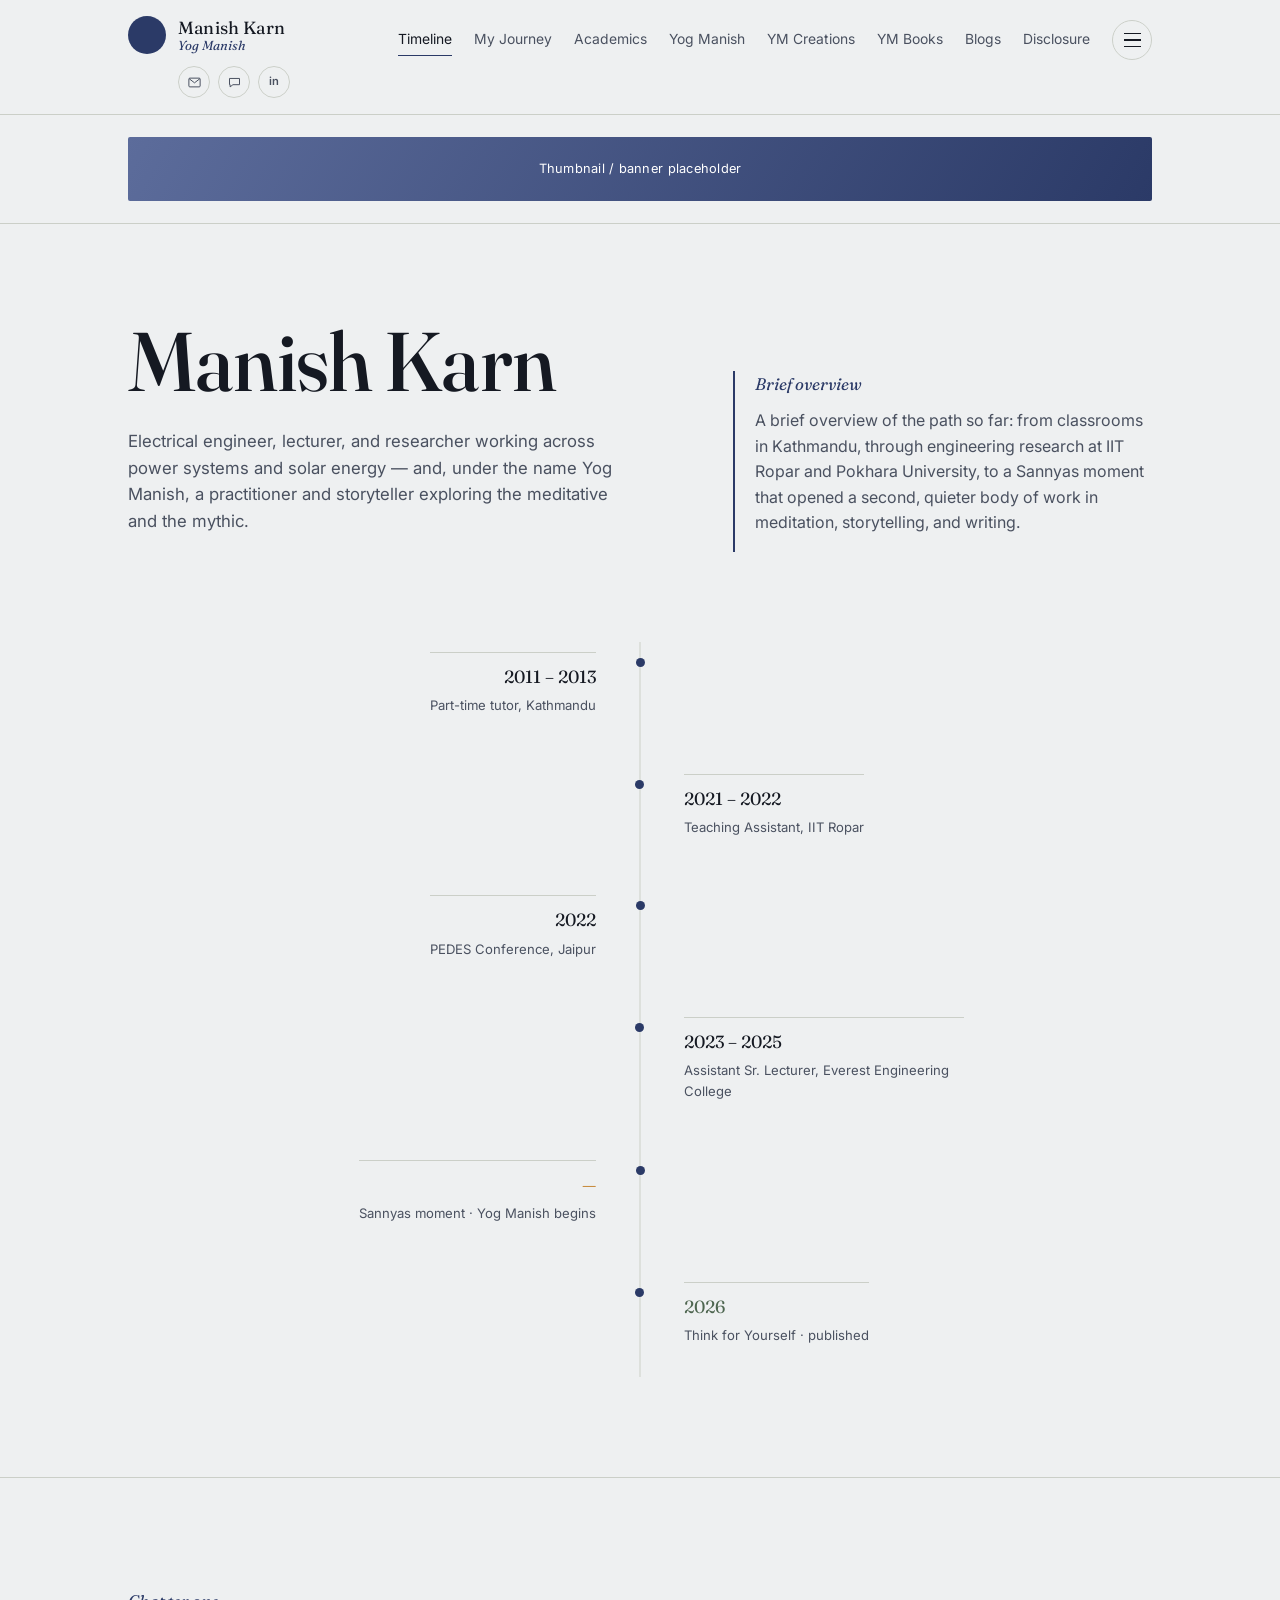
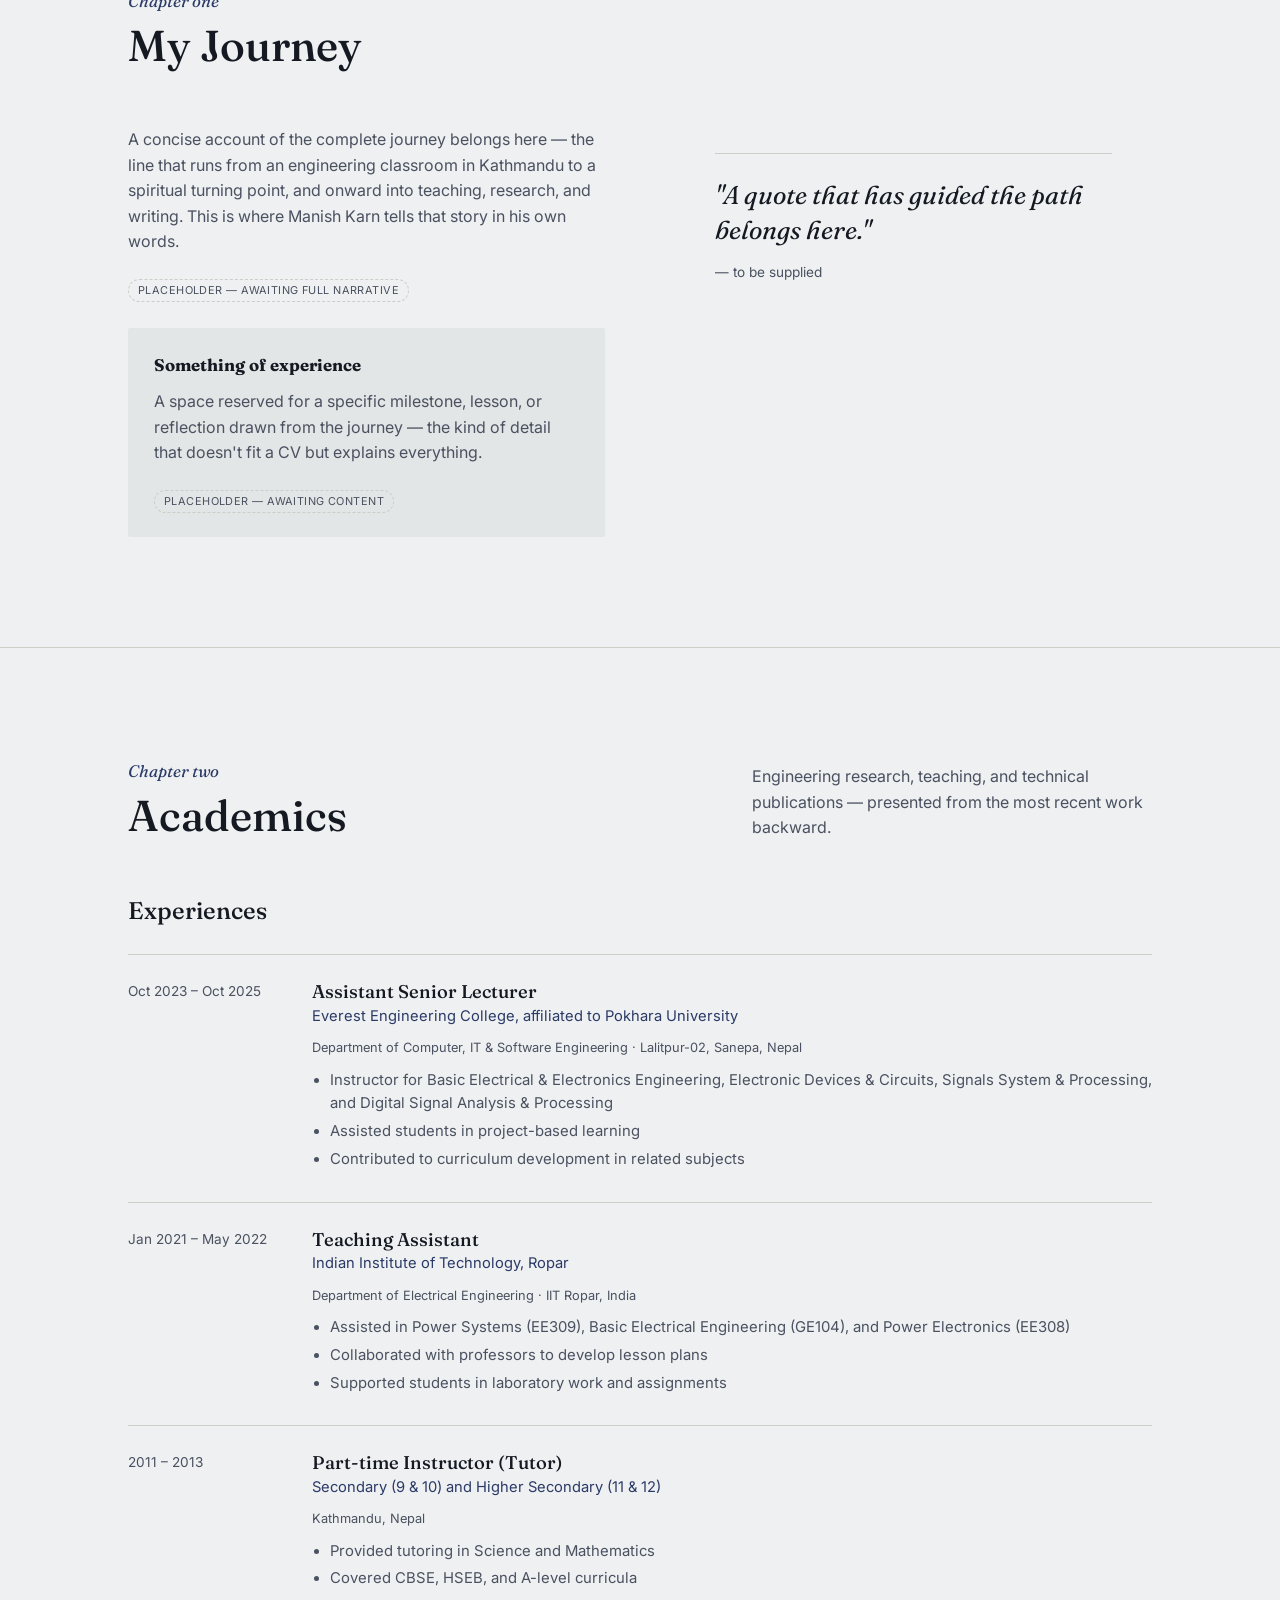
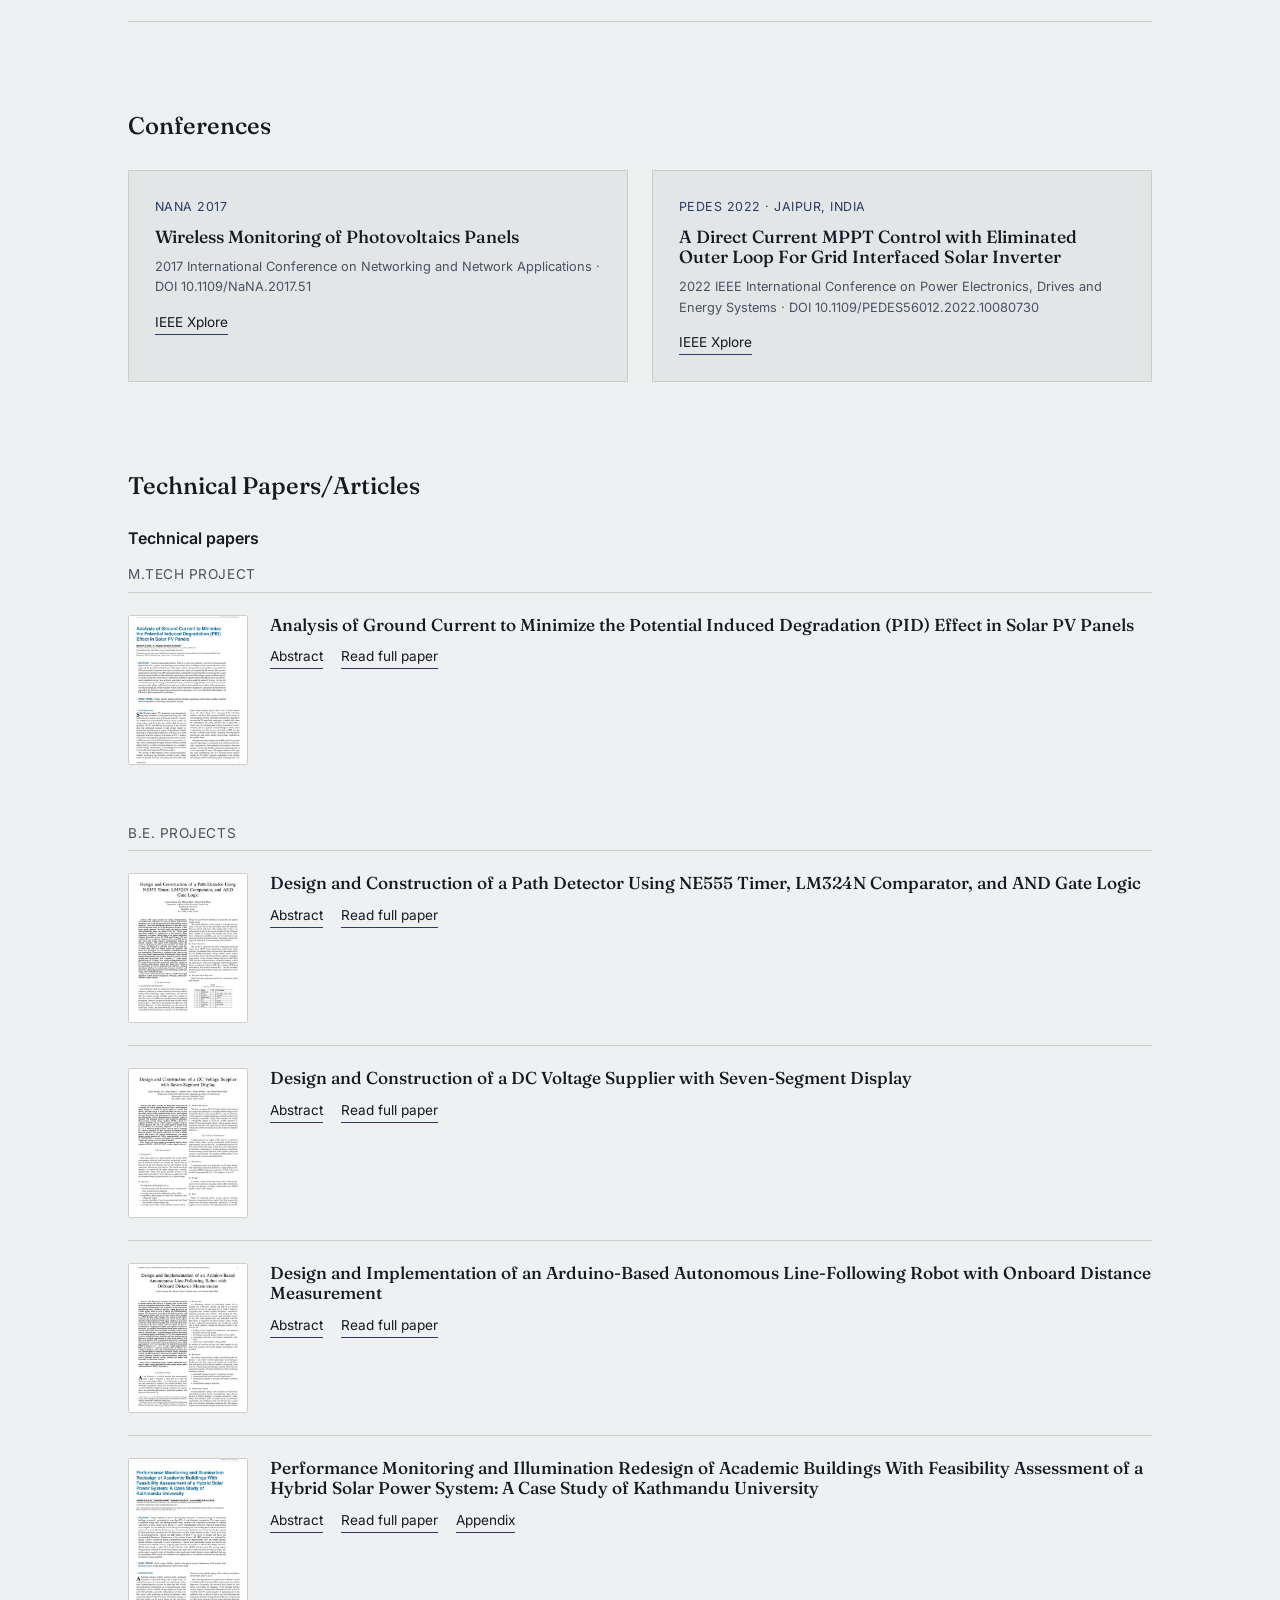
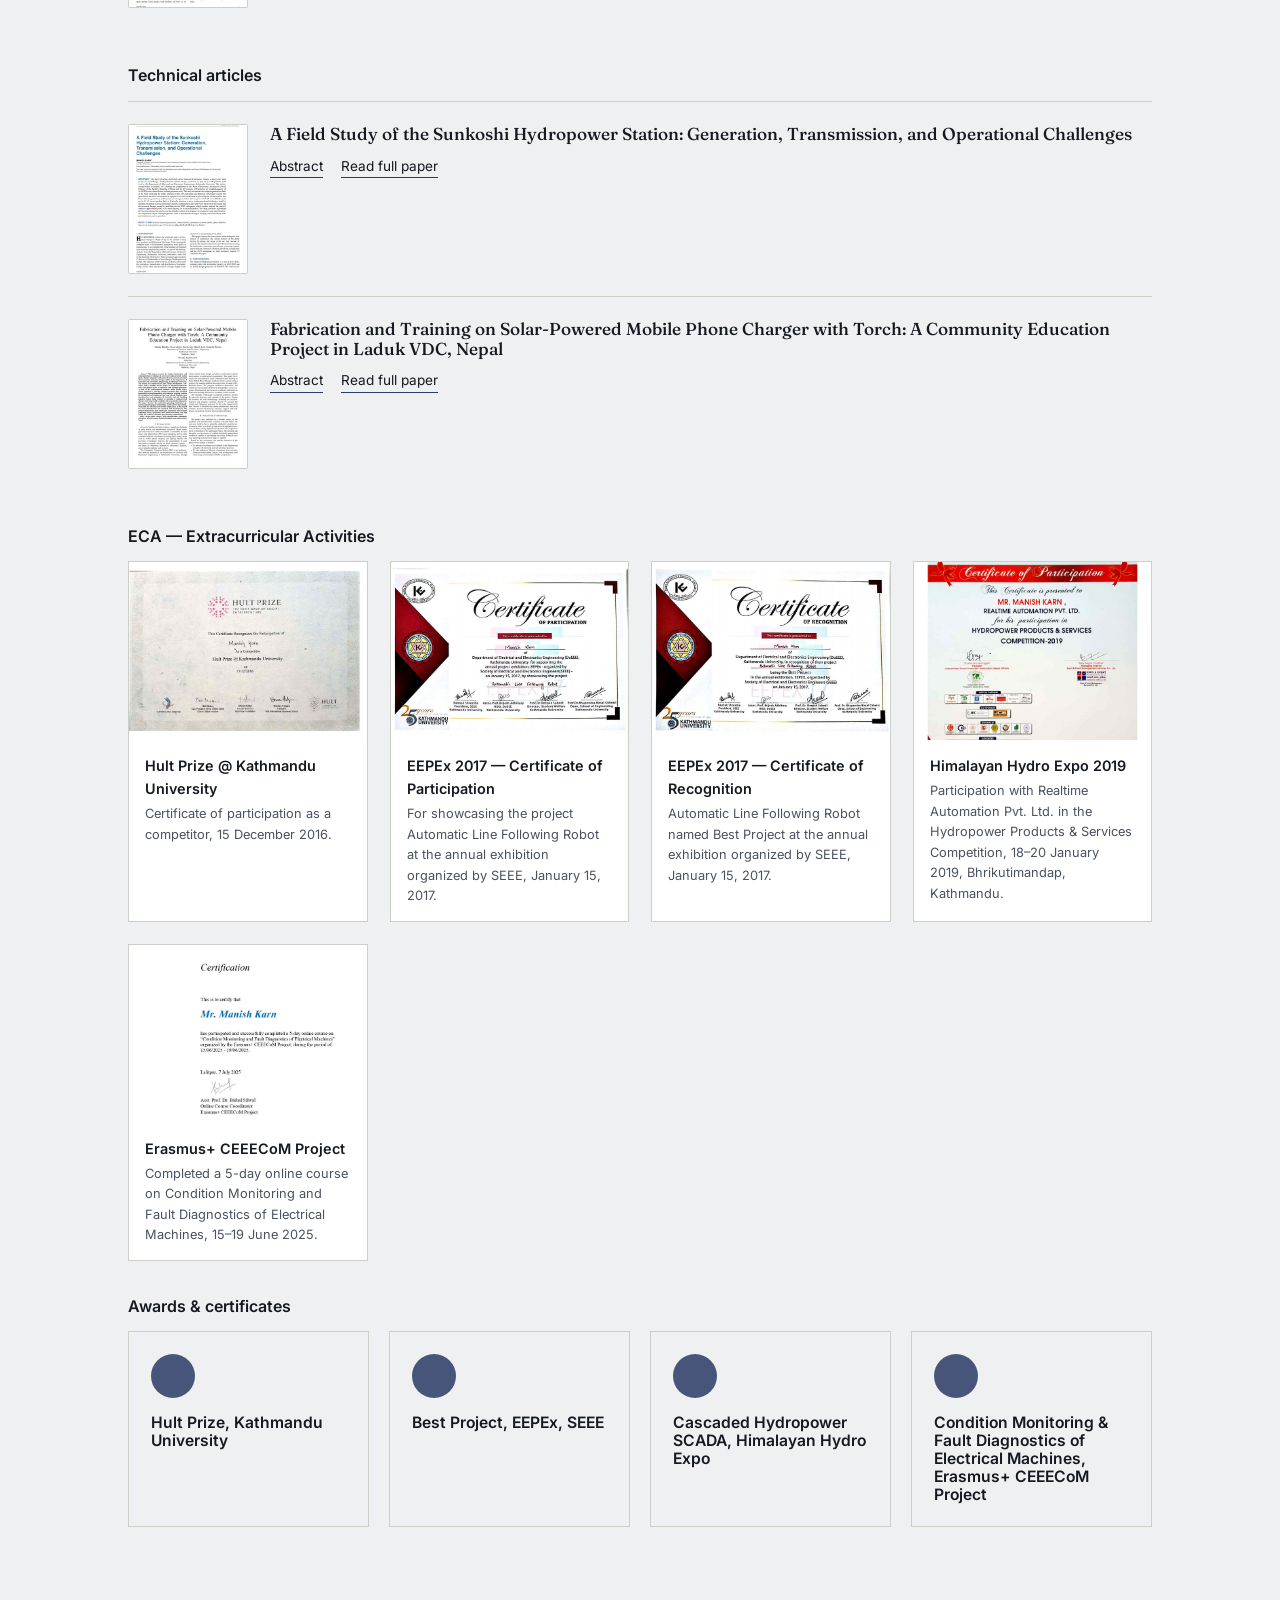
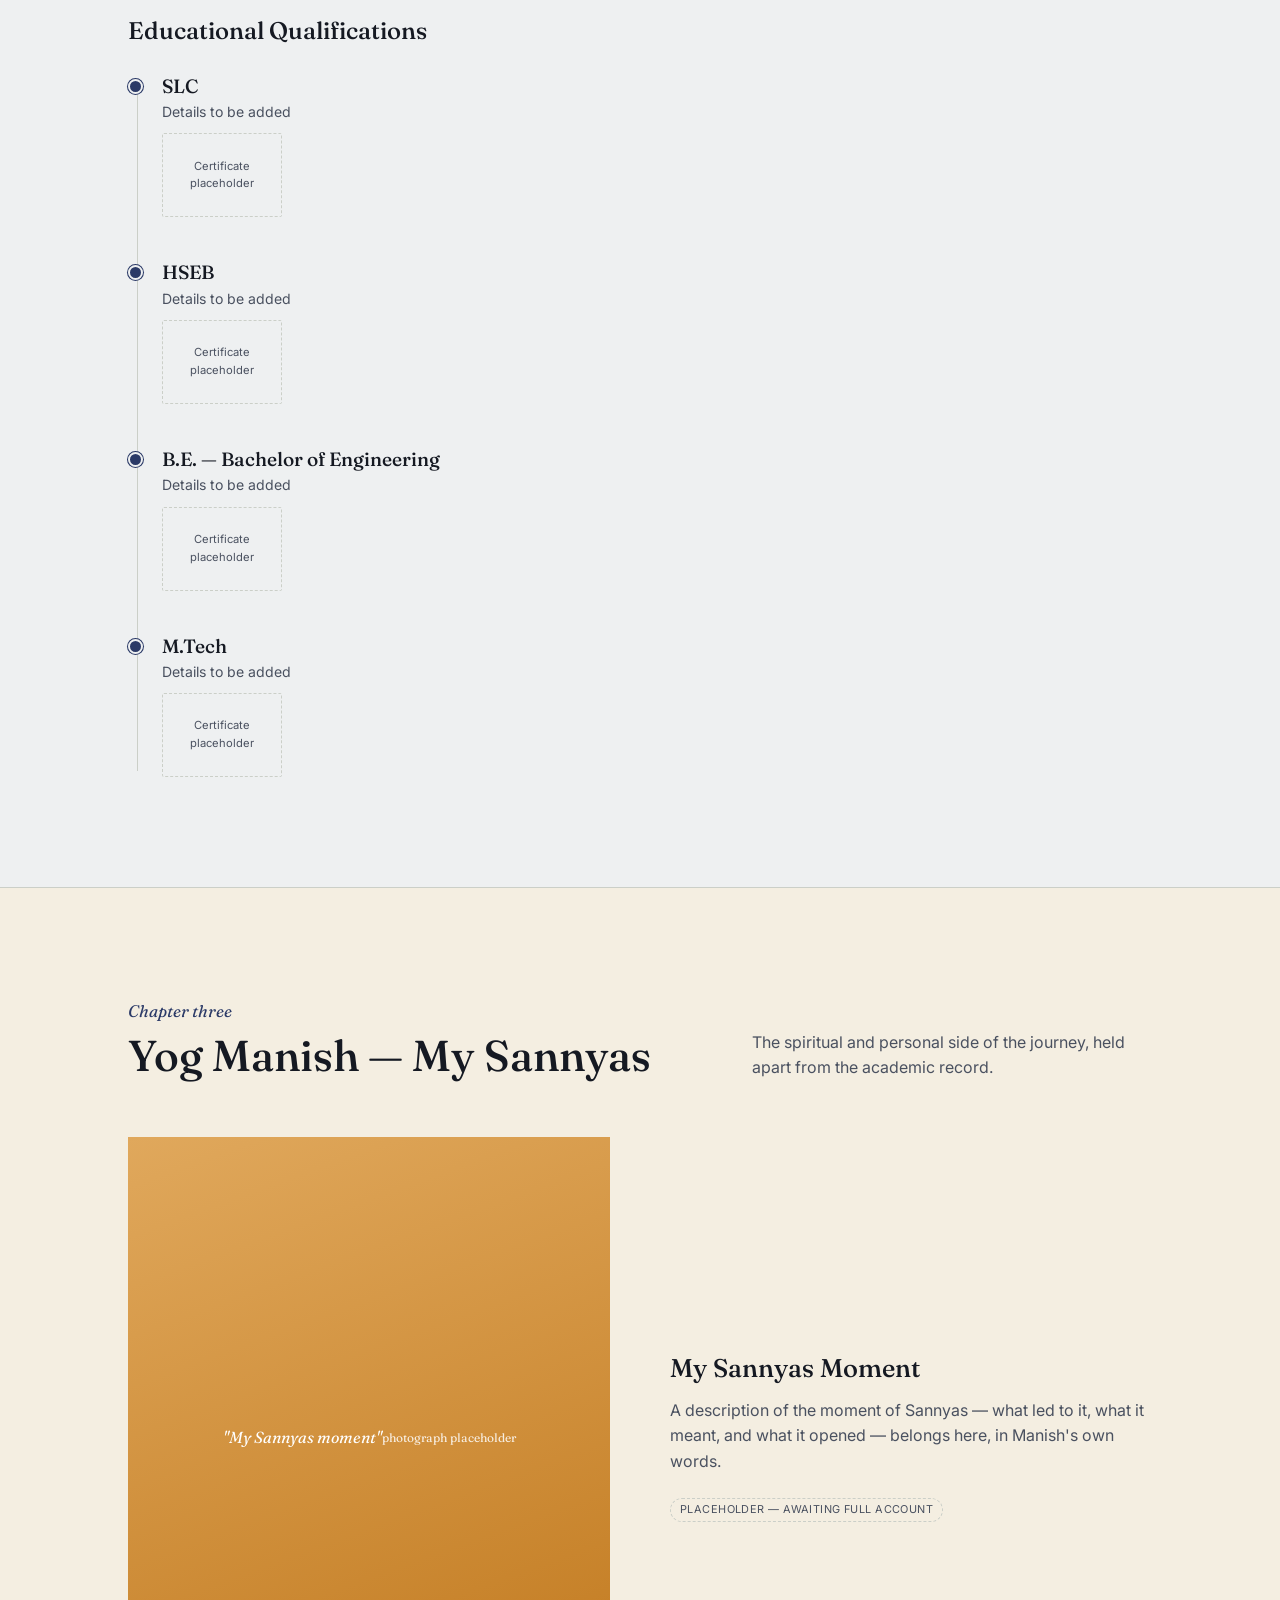
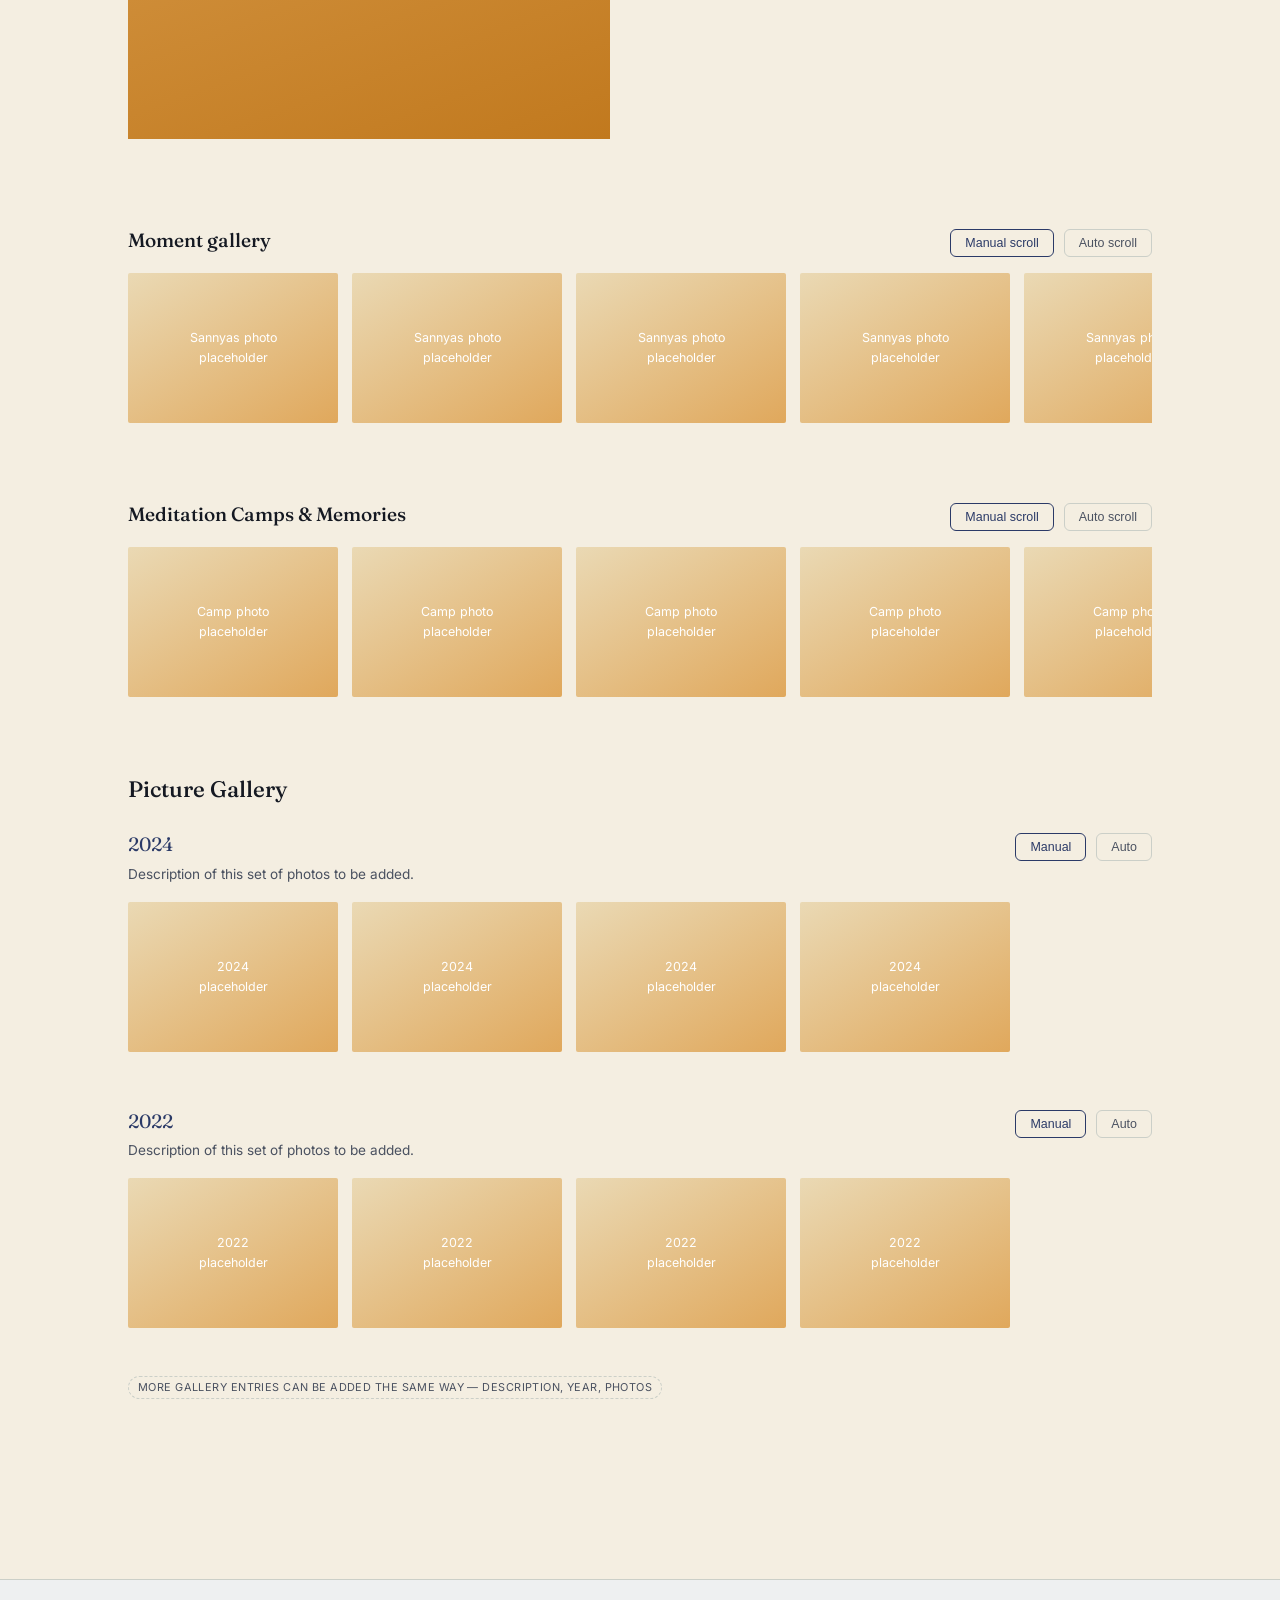
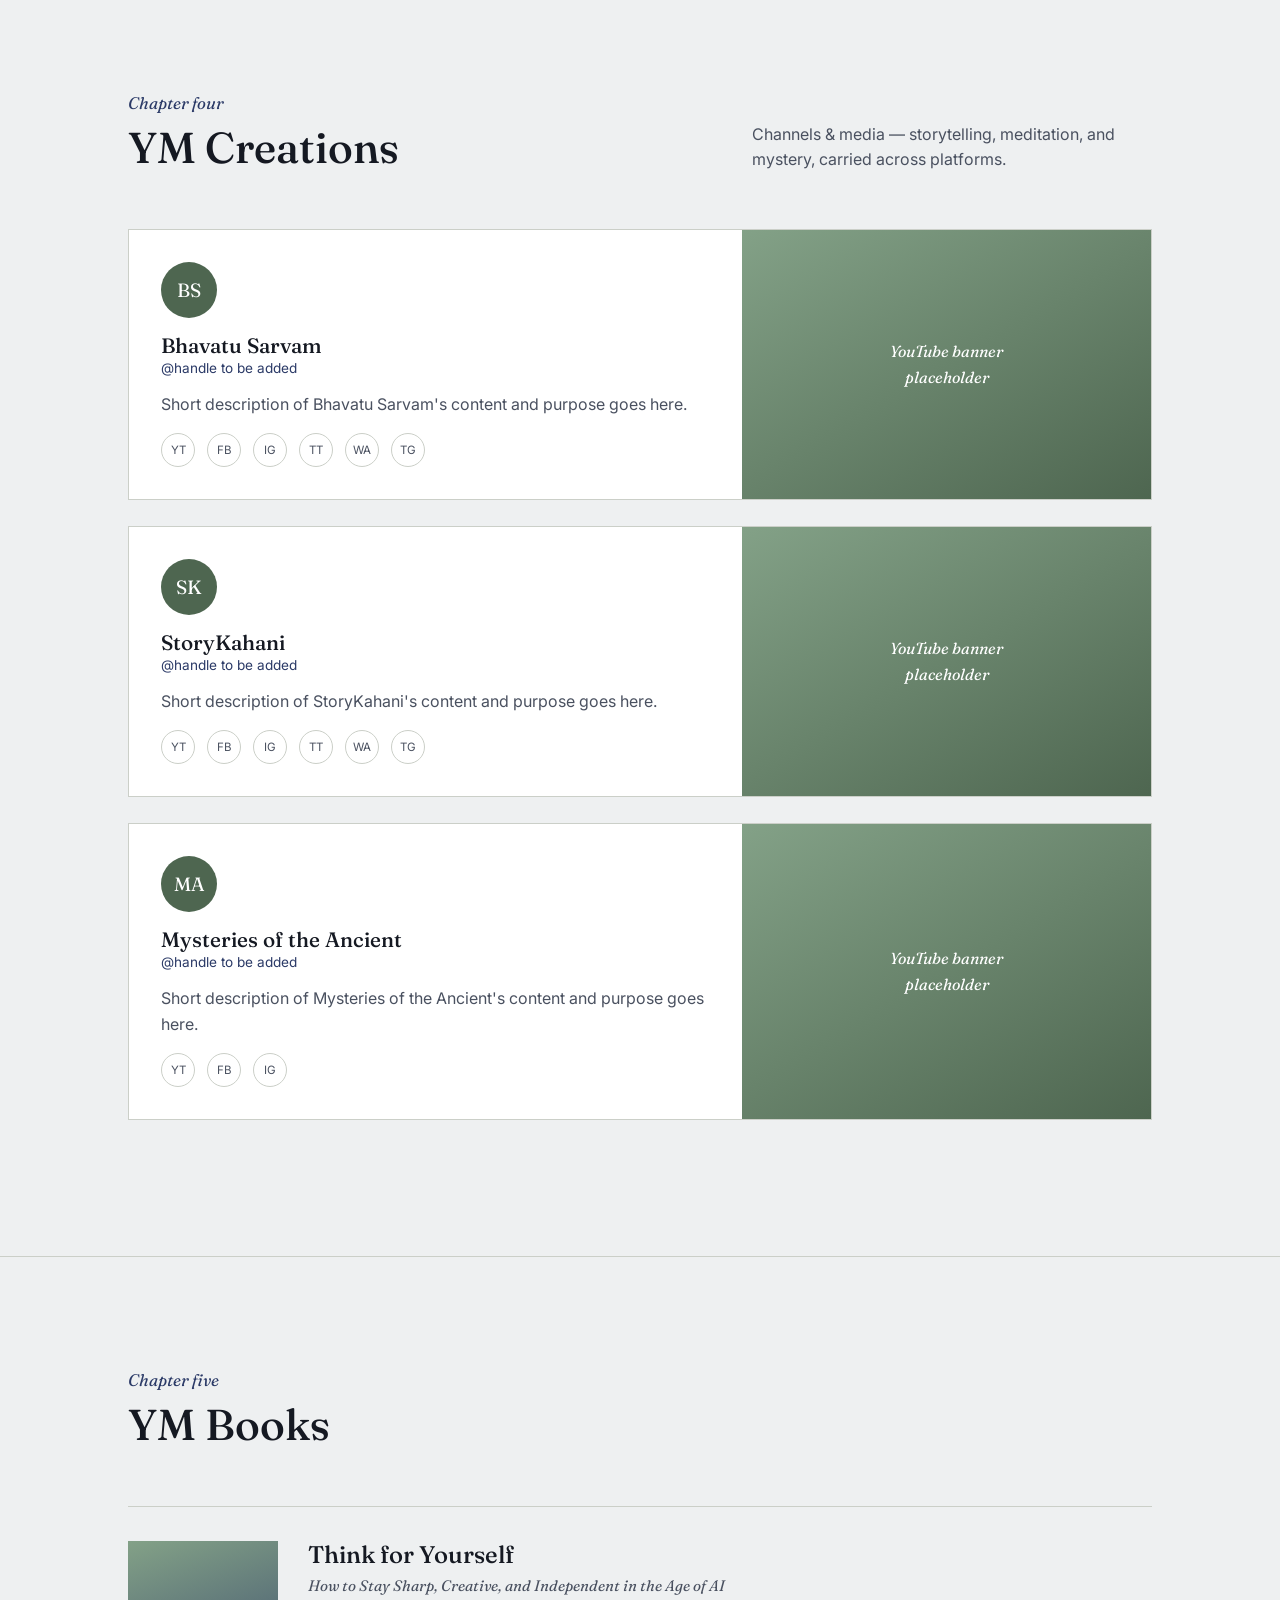
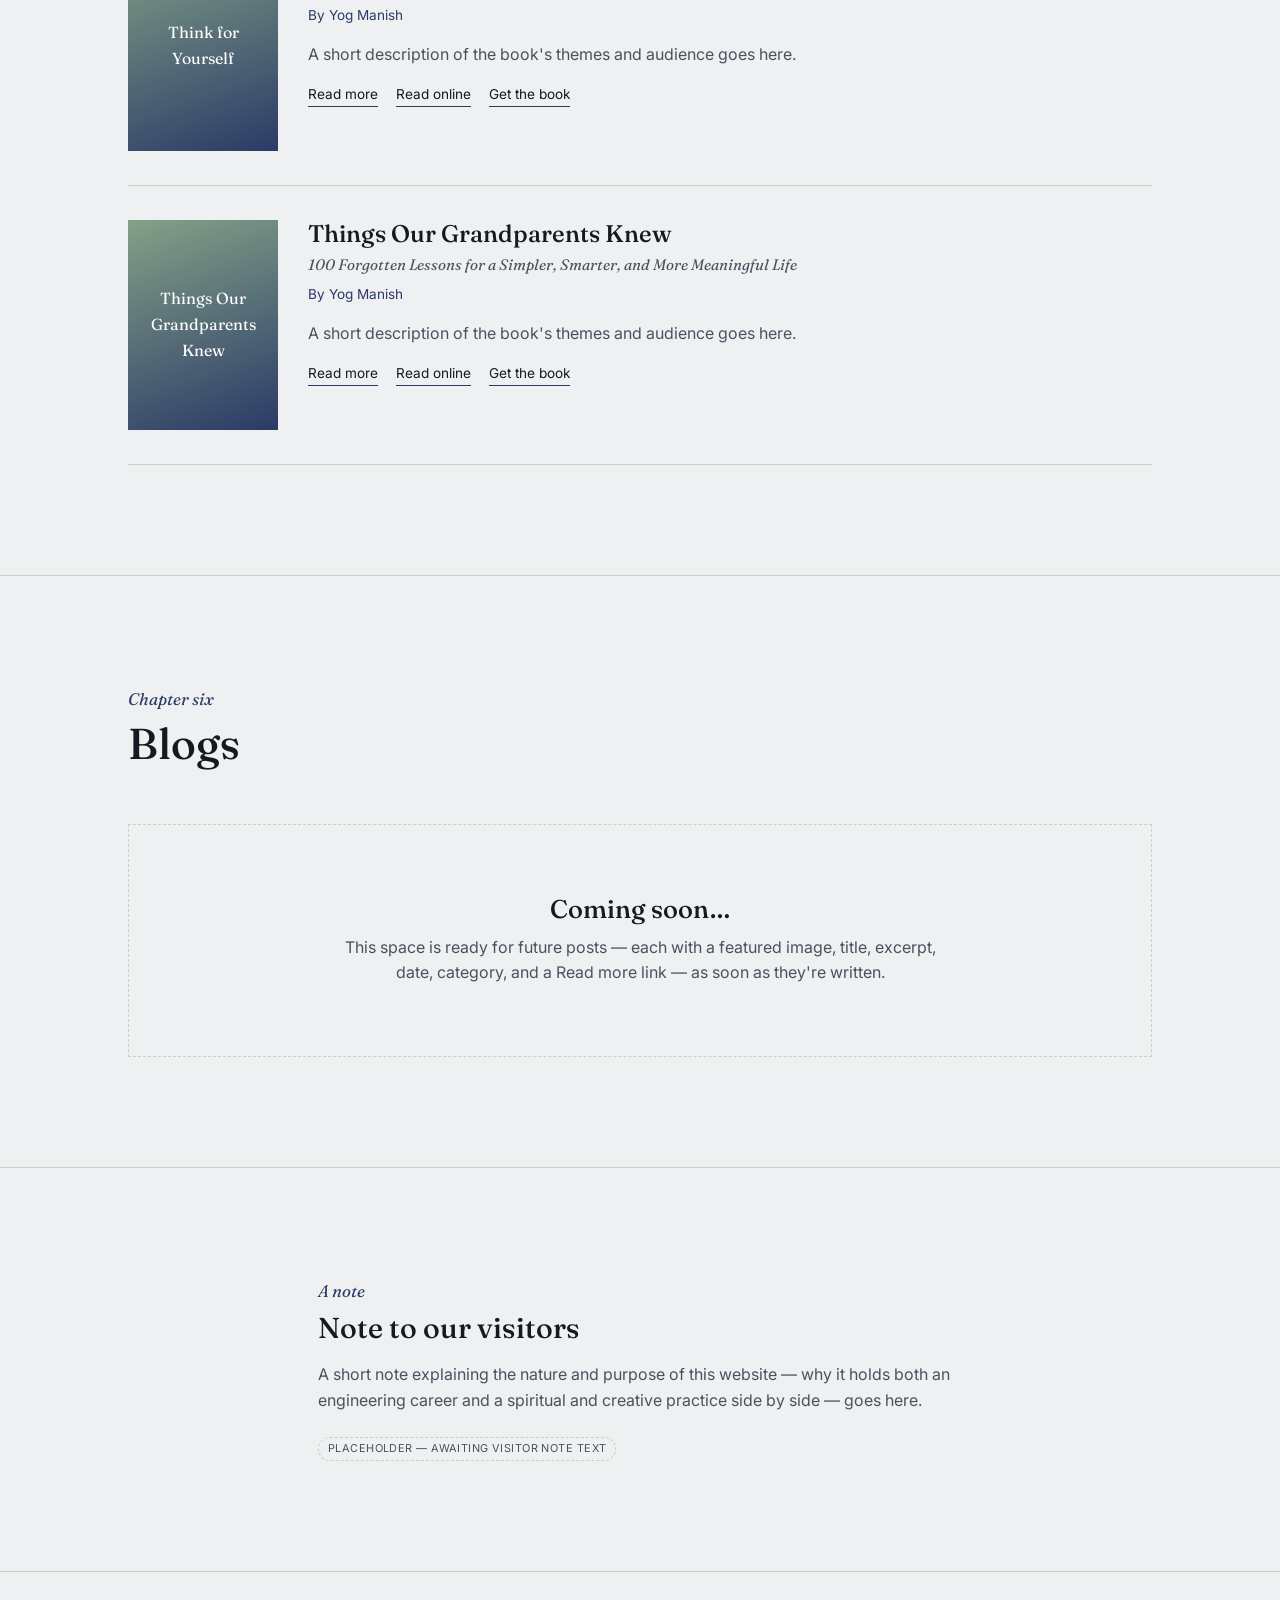
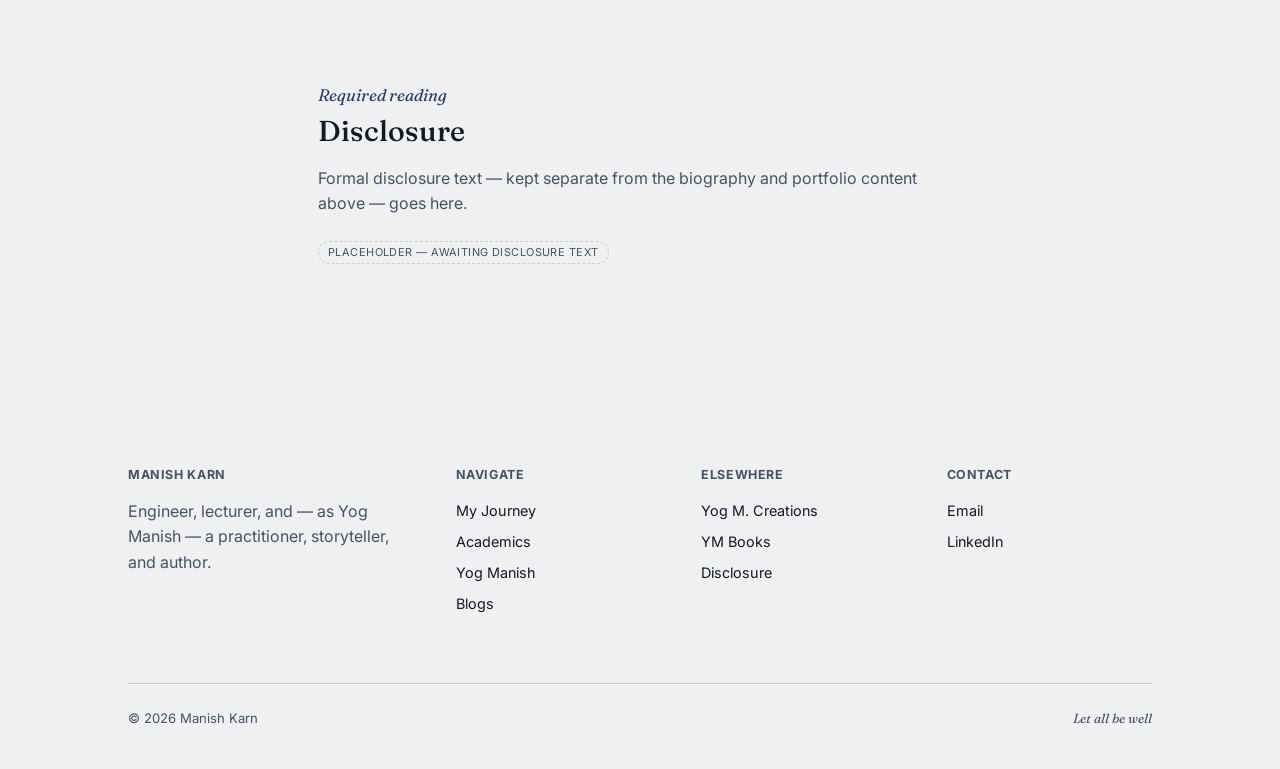
<file: index.html>
<!DOCTYPE html>
<html lang="en">
<head>
<meta charset="UTF-8">
<meta name="viewport" content="width=device-width, initial-scale=1.0">
<title>Manish Karn — Engineer, Teacher, Yog Manish</title>
<link rel="preconnect" href="https://fonts.googleapis.com">
<link rel="preconnect" href="https://fonts.gstatic.com" crossorigin>
<link href="https://fonts.googleapis.com/css2?family=Fraunces:ital,opsz,wght@0,9..144,400;0,9..144,500;0,9..144,600;1,9..144,500&family=Inter:wght@400;500;600&display=swap" rel="stylesheet">
<link rel="stylesheet" href="assets/css/styles.css">
</head>
<body class="theme-academic">

<header class="site-nav">
  <div class="nav-inner">
    <div class="brand-block">
      <a href="#timeline" class="brand-group">
        <span class="brand-thumb"></span>
        <span class="brand-text">
          <span class="brand-name">Manish Karn</span>
          <span class="brand-tagline">Yog Manish</span>
        </span>
      </a>
      <div class="brand-icons">
        <a class="icon-btn" href="mailto:hello@example.com" title="Email" aria-label="Email">
          <svg viewBox="0 0 24 24" fill="none" stroke="currentColor" stroke-width="1.6"><path d="M3 6.5A1.5 1.5 0 0 1 4.5 5h15A1.5 1.5 0 0 1 21 6.5v11A1.5 1.5 0 0 1 19.5 19h-15A1.5 1.5 0 0 1 3 17.5v-11Z"/><path d="m3.5 6 8.5 6.5L20.5 6"/></svg>
        </a>
        <a class="icon-btn" href="#disclosure" title="Contact" aria-label="Contact">
          <svg viewBox="0 0 24 24" fill="none" stroke="currentColor" stroke-width="1.6"><path d="M4 5.5h16v10H9.5L5 19v-3.5H4v-10Z" stroke-linejoin="round"/></svg>
        </a>
        <a class="icon-btn" href="https://linkedin.com" target="_blank" rel="noopener" title="LinkedIn" aria-label="LinkedIn">
          <span class="li-mono">in</span>
        </a>
      </div>
    </div>

    <div class="nav-right">
      <nav class="links-inline">
        <a href="#timeline">Timeline</a>
        <a href="#journey">My Journey</a>
        <a href="#academics">Academics</a>
        <a href="#sannyas">Yog Manish</a>
        <a href="#creations">YM Creations</a>
        <a href="#books">YM Books</a>
        <a href="#blogs">Blogs</a>
        <a href="#disclosure">Disclosure</a>
      </nav>
      <button class="menu-btn" id="menuBtn" aria-label="Open menu" aria-expanded="false">
        <span></span><span></span><span></span>
      </button>
    </div>
  </div>
</header>

<!-- slide-in link panel — kept OUTSIDE the fixed header so its position:fixed
     measures against the real viewport, not the header's own (blurred) box -->
<nav class="links" id="navLinks">
  <a href="#timeline">Timeline</a>
  <a href="#journey">My Journey</a>
  <a href="#academics">Academics</a>
  <a href="#sannyas">Yog Manish</a>
  <a href="#creations">YM Creations</a>
  <a href="#books">YM Books</a>
  <a href="#blogs">Blogs</a>
  <a href="#disclosure">Disclosure</a>
</nav>

<!-- banner now scrolls with the page instead of living in the fixed header -->
<div class="banner-section">
  <div class="wrap">
    <div class="top-banner">Thumbnail / banner placeholder</div>
  </div>
</div>

<!-- ============ TIMELINE ============ -->
<section id="timeline">
  <div class="wrap">
    <div class="home-grid">
      <div>
        <h1 class="home-name">Manish Karn</h1>
        <p class="home-role">Electrical engineer, lecturer, and researcher working across power systems and solar energy — and, under the name Yog Manish, a practitioner and storyteller exploring the meditative and the mythic.</p>
      </div>
      <div class="home-overview">
        <div class="eyebrow" style="margin-bottom:10px;">Brief overview</div>
        <p style="max-width:none;">A brief overview of the path so far: from classrooms in Kathmandu, through engineering research at IIT Ropar and Pokhara University, to a Sannyas moment that opened a second, quieter body of work in meditation, storytelling, and writing.</p>
      </div>
    </div>

    <div class="tree-timeline" aria-label="Life timeline">
      <div class="tree-trunk"></div>
      <div class="tree-node left">
        <div class="tree-card"><div class="tl-year">2011 – 2013</div><div class="tl-label">Part-time tutor, Kathmandu</div></div>
      </div>
      <div class="tree-node right">
        <div class="tree-card"><div class="tl-year">2021 – 2022</div><div class="tl-label">Teaching Assistant, IIT Ropar</div></div>
      </div>
      <div class="tree-node left">
        <div class="tree-card"><div class="tl-year">2022</div><div class="tl-label">PEDES Conference, Jaipur</div></div>
      </div>
      <div class="tree-node right">
        <div class="tree-card"><div class="tl-year">2023 – 2025</div><div class="tl-label">Assistant Sr. Lecturer, Everest Engineering College</div></div>
      </div>
      <div class="tree-node left">
        <div class="tree-card accent-spirit"><div class="tl-year">—</div><div class="tl-label">Sannyas moment · Yog Manish begins</div></div>
      </div>
      <div class="tree-node right">
        <div class="tree-card accent-create"><div class="tl-year">2026</div><div class="tl-label">Think for Yourself · published</div></div>
      </div>
    </div>
  </div>
</section>

<!-- ============ MY JOURNEY ============ -->
<section id="journey">
  <div class="wrap">
    <div class="section-head">
      <div>
        <div class="eyebrow">Chapter one</div>
        <h2>My Journey</h2>
      </div>
    </div>
    <div class="journey-grid">
      <div>
        <p style="max-width:none;">A concise account of the complete journey belongs here — the line that runs from an engineering classroom in Kathmandu to a spiritual turning point, and onward into teaching, research, and writing. This is where Manish Karn tells that story in his own words.</p>
        <span class="ph-tag">Placeholder — awaiting full narrative</span>
        <div class="experience-note">
          <strong style="font-family:var(--serif);font-size:1.05rem;">Something of experience</strong>
          <p style="margin-top:10px;">A space reserved for a specific milestone, lesson, or reflection drawn from the journey — the kind of detail that doesn't fit a CV but explains everything.</p>
          <span class="ph-tag">Placeholder — awaiting content</span>
        </div>
      </div>
      <div>
        <blockquote class="journey-quote">
          "A quote that has guided the path belongs here."
          <cite>— to be supplied</cite>
        </blockquote>
      </div>
    </div>
  </div>
</section>

<!-- ============ ACADEMICS ============ -->
<section id="academics">
  <div class="wrap">
    <div class="section-head">
      <div>
        <div class="eyebrow">Chapter two</div>
        <h2>Academics</h2>
      </div>
      <p style="margin:0;max-width:40ch;">Engineering research, teaching, and technical publications — presented from the most recent work backward.</p>
    </div>

    <!-- 4. Experiences -->
    <div class="academic-block" id="experiences">
      <div class="block-label"><h3>Experiences</h3></div>

      <div class="exp-row">
        <div class="exp-period">Oct 2023 – Oct 2025</div>
        <div class="exp-body">
          <h4>Assistant Senior Lecturer</h4>
          <div class="exp-org">Everest Engineering College, affiliated to Pokhara University</div>
          <div class="exp-loc">Department of Computer, IT &amp; Software Engineering · Lalitpur-02, Sanepa, Nepal</div>
          <ul>
            <li>Instructor for Basic Electrical &amp; Electronics Engineering, Electronic Devices &amp; Circuits, Signals System &amp; Processing, and Digital Signal Analysis &amp; Processing</li>
            <li>Assisted students in project-based learning</li>
            <li>Contributed to curriculum development in related subjects</li>
          </ul>
        </div>
      </div>

      <div class="exp-row">
        <div class="exp-period">Jan 2021 – May 2022</div>
        <div class="exp-body">
          <h4>Teaching Assistant</h4>
          <div class="exp-org">Indian Institute of Technology, Ropar</div>
          <div class="exp-loc">Department of Electrical Engineering · IIT Ropar, India</div>
          <ul>
            <li>Assisted in Power Systems (EE309), Basic Electrical Engineering (GE104), and Power Electronics (EE308)</li>
            <li>Collaborated with professors to develop lesson plans</li>
            <li>Supported students in laboratory work and assignments</li>
          </ul>
        </div>
      </div>

      <div class="exp-row">
        <div class="exp-period">2011 – 2013</div>
        <div class="exp-body">
          <h4>Part-time Instructor (Tutor)</h4>
          <div class="exp-org">Secondary (9 &amp; 10) and Higher Secondary (11 &amp; 12)</div>
          <div class="exp-loc">Kathmandu, Nepal</div>
          <ul>
            <li>Provided tutoring in Science and Mathematics</li>
            <li>Covered CBSE, HSEB, and A-level curricula</li>
          </ul>
        </div>
      </div>
    </div>

    <!-- 3. Conferences -->
    <div class="academic-block" id="conferences">
      <div class="block-label"><h3>Conferences</h3></div>
      <div class="card-grid">
        <div class="pub-card">
          <div class="pub-venue">NaNA 2017</div>
          <h4>Wireless Monitoring of Photovoltaics Panels</h4>
          <div class="pub-meta">2017 International Conference on Networking and Network Applications · DOI 10.1109/NaNA.2017.51</div>
          <div class="pub-links">
            <a href="https://ieeexplore.ieee.org/document/8247135" target="_blank" rel="noopener">IEEE Xplore</a>
          </div>
        </div>
        <div class="pub-card">
          <div class="pub-venue">PEDES 2022 · Jaipur, India</div>
          <h4>A Direct Current MPPT Control with Eliminated Outer Loop For Grid Interfaced Solar Inverter</h4>
          <div class="pub-meta">2022 IEEE International Conference on Power Electronics, Drives and Energy Systems · DOI 10.1109/PEDES56012.2022.10080730</div>
          <div class="pub-links">
            <a href="https://ieeexplore.ieee.org/document/10080730" target="_blank" rel="noopener">IEEE Xplore</a>
          </div>
        </div>
      </div>
    </div>

    <!-- 2. Technical Papers / Technical Work -->
    <div class="academic-block" id="technical-work">
      <div class="block-label"><h3>Technical Papers/Articles</h3></div>

      <h4 style="font-size:1rem;font-family:var(--sans);font-weight:600;margin-bottom:16px;">Technical papers</h4>

      <p style="margin-bottom:6px;font-size:.85rem;text-transform:uppercase;letter-spacing:.04em;color:var(--ink-soft);">M.Tech project</p>
      <div class="doc-card">
        <div class="doc-thumb"><img src="assets/images/pid-solar-pv-thumb.jpg" alt="First page of the PID Effect in Solar PV Panels paper" onerror="this.replaceWith(Object.assign(document.createElement('span'),{textContent:'M.Tech'}))"></div>
        <div class="doc-body">
          <h4>Analysis of Ground Current to Minimize the Potential Induced Degradation (PID) Effect in Solar PV Panels</h4>
          <div class="doc-actions">
            <button onclick="openAbstractFromEl('PID Effect in Solar PV Panels — Abstract', 'abstract-pid-solar-pv')">Abstract</button>
            <button onclick="toggleInlineReader(this, 'PID Effect in Solar PV Panels — paper', 'assets/papers/pid-solar-pv.pdf')">Read full paper</button>
          </div>
          <div id="abstract-pid-solar-pv" style="display:none;">Potential Induced Degradation (PID) is a long-term reliability concern for grid-connected photovoltaic (PV) systems, in which high system voltage drives a leakage current between the active solar cells and the grounded module frame. This paper analyzes the ground-current pathway responsible for PID and presents a hardware prototype for sensing this current on an operating PV system. The parasitic capacitance formed between a PV panel and earth is examined for a transformerless inverter topology, and a resonant-circuit model is used to relate this capacitance to the observable leakage-current oscillation period. A sensing circuit built around TL082 operational amplifiers, together with a three-phase IGBT-based pulse-width-modulated inverter, was designed, assembled, and tested on a 400&nbsp;W outdoor PV array. The inverter was characterized across a range of modulation indices, and the sensing prototype was used to measure the common-mode voltage, and hence the ground current, between the module frame and earth during operation. The measured leakage current oscillates within a range consistent with parasitic-capacitance-driven behavior reported in the literature, supporting ground-current monitoring as a low-cost, field-deployable indicator of PID risk in grid-connected PV installations.</div>
        </div>
      </div>

      <p style="margin:36px 0 6px;font-size:.85rem;text-transform:uppercase;letter-spacing:.04em;color:var(--ink-soft);">B.E. projects</p>
      <div class="doc-card">
        <div class="doc-thumb"><img src="assets/images/path-detector-ieee-thumb.jpg" alt="First page of the Path Detector paper" onerror="this.replaceWith(Object.assign(document.createElement('span'),{textContent:'B.E.'}))"></div>
        <div class="doc-body">
          <h4>Design and Construction of a Path Detector Using NE555 Timer, LM324N Comparator, and AND Gate Logic</h4>
          <div class="doc-actions">
            <button onclick="openAbstractFromEl('Path Detector — Abstract', 'abstract-path-detector')">Abstract</button>
            <button onclick="toggleInlineReader(this, 'Path Detector — IEEE paper', 'assets/papers/path-detector-ieee.pdf')">Read full paper</button>
          </div>
          <div id="abstract-path-detector" style="display:none;">This paper presents the design, implementation, and performance evaluation of a low-cost optical path detector intended for use as the sensing front-end of line-following robotic platforms. The system distinguishes between a black line and a white background using two Light Dependent Resistor (LDR) based optical channels. An NE555 timer operating in astable mode periodically pulses the emitter LEDs, an LM324N quad operational amplifier is configured as a dual-channel voltage comparator to evaluate reflected-light levels against adjustable reference thresholds, and an MC74F08 quad 2-input AND gate combines the two comparator outputs to drive an audible buzzer only when both sensing channels simultaneously indicate an off-path condition. This logical AND combination allows the system to distinguish between partial deviation, in which only a visual LED indicator is activated, and complete path loss, in which both LED and audible alarms are triggered. The circuit was prototyped on a breadboard, verified functionally, and subsequently transferred to a printed circuit board (PCB) for a more robust implementation. Experimental testing showed reliable discrimination between black and white surfaces on both straight and curved paths, with a nominal +5&nbsp;V logic supply derived from a 9&nbsp;V battery via a resistive voltage-drop network. The design demonstrates that dependable optical line-sensing can be achieved using discrete analog and digital ICs, without a microcontroller, at very low component cost, making it a suitable educational platform for introducing first-year electrical and electronics engineering students to sensor interfacing, comparator design, and combinational logic.</div>
        </div>
      </div>
      <div class="doc-card">
        <div class="doc-thumb"><img src="assets/images/dc-voltage-supplier-thumb.jpg" alt="First page of the DC Voltage Supplier paper" onerror="this.replaceWith(Object.assign(document.createElement('span'),{textContent:'B.E.'}))"></div>
        <div class="doc-body">
          <h4>Design and Construction of a DC Voltage Supplier with Seven-Segment Display</h4>
          <div class="doc-actions">
            <button onclick="openAbstractFromEl('DC Voltage Supplier — Abstract', 'abstract-dc-voltage-supplier')">Abstract</button>
            <button onclick="toggleInlineReader(this, 'DC Voltage Supplier — IEEE paper', 'assets/papers/dc-voltage-supplier.pdf')">Read full paper</button>
          </div>
          <div id="abstract-dc-voltage-supplier" style="display:none;">This paper presents the design and construction of a variable DC power supply integrated with a seven-segment digital display. A variable DC power supply is a device that delivers electrical power to a load and allows the user to vary the output voltage within a specified range. Such a unit is among the most frequently used instruments in electronic workshops and laboratories, where a fluctuation-free, adjustable output is required. The proposed circuit is built around an adjustable three-terminal variable-voltage regulator LM338, a fixed 5&nbsp;V regulator LM7805, and an LM337 negative regulator used for current regulation. The 220&nbsp;V AC mains supply is stepped down by a transformer to a secondary output of −12&nbsp;V–0–+12&nbsp;V AC at 3&nbsp;A. A full-wave bridge rectifier converts this to pulsating DC, which is smoothed by filter capacitors to eliminate ripple. Both the positive and negative half-cycles are used to obtain positive and negative DC outputs simultaneously. The digital display section employs the CMOS analog-to-digital converter IC ICL7107CPLZ to measure and display the regulated output voltage and current on seven-segment displays.</div>
        </div>
      </div>
      <div class="doc-card">
        <div class="doc-thumb"><img src="assets/images/line-following-robot-thumb.jpg" alt="First page of the Line-Following Robot paper" onerror="this.replaceWith(Object.assign(document.createElement('span'),{textContent:'B.E.'}))"></div>
        <div class="doc-body">
          <h4>Design and Implementation of an Arduino-Based Autonomous Line-Following Robot with Onboard Distance Measurement</h4>
          <div class="doc-actions">
            <button onclick="openAbstractFromEl('Line-Following Robot — Abstract', 'abstract-line-following-robot')">Abstract</button>
            <button onclick="toggleInlineReader(this, 'Line-Following Robot — paper', 'assets/papers/line-following-robot.pdf')">Read full paper</button>
          </div>
          <div id="abstract-line-following-robot" style="display:none;">Line following is one of the most fundamental tasks in mobile robotics and serves as a stepping stone toward more advanced autonomous navigation systems. This paper presents the design, implementation, and evaluation of an autonomous line-following robot capable of tracking a black line drawn on a white surface using an array of optical (IR-LED/photodiode) sensors. The four-sensor array gives the platform precise and flexible path tracking, while two DC gear motors, driven through an L293D H-bridge under Arduino Uno control, provide differential steering. A proportional duty-cycle control scheme adjusts the pulse-width-modulated (PWM) signal supplied to each motor so that the robot can travel straight, turn, or execute sharp turns in response to the sensor pattern, and it re-acquires the line autonomously by sweeping in a circular search pattern whenever it loses track. An auxiliary infrared break-beam sensor coupled to a wheel is used to build a low-cost digital revolution counter, whose count is converted into a travelled-distance estimate and shown on an onboard liquid-crystal display (LCD). The complete circuit was first verified in Proteus simulation and then implemented on hardware. Practical measurements of motor speed against PWM duty cycle, together with a comparison between the constructed tachometer and a commercial reference instrument (error within approximately 6–12%), are reported. The final electromechanical platform measures 192&nbsp;×&nbsp;100&nbsp;×&nbsp;70&nbsp;mm³, weighs approximately 200&nbsp;g, and achieves a minimum turning radius of 100&nbsp;mm at a velocity of about 24.2&nbsp;cm/s. The system demonstrates that a low-cost, interdisciplinary combination of optical sensing, embedded control, and differential-drive kinematics can yield a reliable line-tracking platform suitable for automated-guidance applications such as industrial material carriers, museum tour guides, and household or educational robotics.</div>
        </div>
      </div>
      <div class="doc-card">
        <div class="doc-thumb"><img src="assets/images/kathmandu-illumination-thumb.jpg" alt="First page of the Kathmandu University illumination redesign paper" onerror="this.replaceWith(Object.assign(document.createElement('span'),{textContent:'B.E.'}))"></div>
        <div class="doc-body">
          <h4>Performance Monitoring and Illumination Redesign of Academic Buildings With Feasibility Assessment of a Hybrid Solar Power System: A Case Study of Kathmandu University</h4>
          <div class="doc-actions">
            <button onclick="openAbstractFromEl('Performance Monitoring and Illumination Redesign of Academic Buildings With Feasibility Assessment of a Hybrid Solar Power System: A Case Study of Kathmandu University', 'abstract-kathmandu-illumination')">Abstract</button>
            <button onclick="toggleInlineReader(this, 'Performance Monitoring and Illumination Redesign of Academic Buildings With Feasibility Assessment of a Hybrid Solar Power System: A Case Study of Kathmandu University', 'assets/papers/kathmandu-illumination.pdf')">Read full paper</button>
            <a href="assets/papers/kathmandu-illumination-appendix.pdf" target="_blank" rel="noopener">Appendix</a>
          </div>
          <div id="abstract-kathmandu-illumination" style="display:none;">Interior lighting is one of the dominant consumers of electrical energy in institutional buildings, commonly accounting for more than 30% of total electrical consumption. This paper reports a combined energy-audit and lighting-redesign study, together with a feasibility assessment of a hybrid solar power system, carried out at Blocks 2, 8 and 9 of Kathmandu University. Watt-hour load profiles were compiled for each block by on-site survey across working and non-working hours and across summer and winter seasons. On-site illuminance was measured with a digital lux meter and cross-checked against DIALux simulation, revealing that the fluorescent- and CFL-based lighting in Block 8 fell well short of recommended levels, whereas the LED lighting of Block 9 was closer to, though still below, the recommended illuminance. Replacement of the existing fixtures with LED luminaires was evaluated for Blocks 2 and 8, yielding an energy-consumption reduction of approximately 60% and simple payback periods of about 4 years and 12 years, respectively. A hybrid solar photovoltaic system was sized for the combined load of Blocks 8 and 9, requiring approximately 226 modules of 250&nbsp;W (56.5&nbsp;kWp), a 16-unit, 200&nbsp;Ah battery bank, a single 292&nbsp;A charge controller and a 100&nbsp;kW hybrid inverter. The existing loop-in wiring scheme of Block 9 was also documented and analyzed for cable and protective-device sizing. The results support a priority order of solar photovoltaic supply, grid supply, battery storage and diesel back-up, and recommend LED retrofit and structured solar deployment as cost-effective measures for reducing the University's energy footprint.</div>
        </div>
      </div>

      <h4 style="font-size:1rem;font-family:var(--sans);font-weight:600;margin:36px 0 16px;">Technical articles</h4>
      <div class="doc-card">
        <div class="doc-thumb"><img src="assets/images/sunkoshi-field-study-thumb.jpg" alt="First page of the Sunkoshi Hydropower Station field study" onerror="this.replaceWith(Object.assign(document.createElement('span'),{textContent:'Art.'}))"></div>
        <div class="doc-body">
          <h4>A Field Study of the Sunkoshi Hydropower Station: Generation, Transmission, and Operational Challenges</h4>
          <div class="doc-actions">
            <button onclick="openAbstractFromEl('A Field Study of the Sunkoshi Hydropower Station: Generation, Transmission, and Operational Challenges', 'abstract-sunkoshi-field-study')">Abstract</button>
            <button onclick="toggleInlineReader(this, 'A Field Study of the Sunkoshi Hydropower Station: Generation, Transmission, and Operational Challenges', 'assets/papers/sunkoshi-field-study.pdf')">Read full paper</button>
          </div>
          <div id="abstract-sunkoshi-field-study" style="display:none;">This paper presents a field study of the Sunkoshi Hydropower Station, a run-of-river plant located in Lamoshangu, Sindhupalchowk district, Nepal, conducted as part of an undergraduate field visit by the Department of Electrical and Electronics Engineering, Kathmandu University. The station, commissioned in January 1972 through the cooperation of the Water Conservancy and Electric Power Ministry of the People's Republic of China and the Government of Nepal, has an installed capacity of 10.05&nbsp;MW across three Francis turbine-generator units. The study documents the complete generation chain of the plant, including the intake and head works, the open canal and penstock conveyance system, the powerhouse and its electromechanical equipment, the electromechanical governing and control system, and the switchyard, protection, and transmission arrangement that delivers power at 66&nbsp;kV toward Kathmandu and at 11&nbsp;kV to surrounding districts. Particular attention is given to the operational challenges faced by the plant, including seasonal discharge variation, sedimentation and solid-waste intrusion at the intake, and the structural damage caused by landslides and the 2015 earthquake, which together reduced the station's output to approximately 60% of its rated capacity for an extended period. The study concludes by relating the observed engineering practices to the broader context of hydropower development, local electrification, and irrigation in Nepal, and highlights the value of field-based learning in bridging classroom theory with practical power system operation.</div>
        </div>
      </div>
      <div class="doc-card">
        <div class="doc-thumb"><img src="assets/images/solar-charger-laduk-thumb.jpg" alt="First page of the solar charger community education paper" onerror="this.replaceWith(Object.assign(document.createElement('span'),{textContent:'Art.'}))"></div>
        <div class="doc-body">
          <h4>Fabrication and Training on Solar-Powered Mobile Phone Charger with Torch: A Community Education Project in Laduk VDC, Nepal</h4>
          <div class="doc-actions">
            <button onclick="openAbstractFromEl('Fabrication and Training on Solar-Powered Mobile Phone Charger with Torch: A Community Education Project in Laduk VDC, Nepal', 'abstract-solar-charger-laduk')">Abstract</button>
            <button onclick="toggleInlineReader(this, 'Fabrication and Training on Solar-Powered Mobile Phone Charger with Torch: A Community Education Project in Laduk VDC, Nepal', 'assets/papers/solar-charger-laduk.pdf')">Read full paper</button>
          </div>
          <div id="abstract-solar-charger-laduk" style="display:none;">This paper presents the design, fabrication, and community-based training of a low-cost solar-powered mobile phone charger integrated with an LED torch, carried out under the Community Education Project (CEP) of the Department of Electrical and Electronics Engineering, Kathmandu University. The activity was conducted in Laduk Village Development Committee (VDC), Dolakha district, Nepal, an off-grid mountainous area with limited access to electricity and technical education. A team of five undergraduate students, under faculty supervision, organized a four-day outreach program that combined household-level need assessment with hands-on technical training for secondary-level students at two local schools. Students were introduced to basic principles of electricity and safe handling practices before being trained to assemble a solar-powered charger unit using locally available and economical components. The paper discusses the motivation, planning, fabrication approach, and pedagogical methodology used to deliver the training, along with the outcomes and broader implications of the project for rural electrification and technical skill development. The project demonstrates that small-scale, student-led interventions combining device fabrication with hands-on training can help bridge the technical education gap in remote communities.</div>
        </div>
      </div>
      <h4 style="font-size:1rem;font-family:var(--sans);font-weight:600;margin:36px 0 16px;">ECA — Extracurricular Activities</h4>
      <div class="eca-grid">
        <div class="eca-card">
          <a href="assets/images/cert-hult-prize.jpg" target="_blank" rel="noopener"><img src="assets/images/cert-hult-prize-web.jpg" alt="Hult Prize @ Kathmandu University certificate"></a>
          <div class="eca-body">
            <h5>Hult Prize @ Kathmandu University</h5>
            <p>Certificate of participation as a competitor, 15 December 2016.</p>
          </div>
        </div>
        <div class="eca-card">
          <a href="assets/images/cert-eepex-participation.jpg" target="_blank" rel="noopener"><img src="assets/images/cert-eepex-participation-web.jpg" alt="EEPEx 2017 Certificate of Participation"></a>
          <div class="eca-body">
            <h5>EEPEx 2017 — Certificate of Participation</h5>
            <p>For showcasing the project Automatic Line Following Robot at the annual exhibition organized by SEEE, January 15, 2017.</p>
          </div>
        </div>
        <div class="eca-card">
          <a href="assets/images/cert-eepex-recognition.jpg" target="_blank" rel="noopener"><img src="assets/images/cert-eepex-recognition-web.jpg" alt="EEPEx 2017 Certificate of Recognition, Best Project"></a>
          <div class="eca-body">
            <h5>EEPEx 2017 — Certificate of Recognition</h5>
            <p>Automatic Line Following Robot named Best Project at the annual exhibition organized by SEEE, January 15, 2017.</p>
          </div>
        </div>
        <div class="eca-card">
          <a href="assets/images/cert-hydro-expo.jpg" target="_blank" rel="noopener"><img src="assets/images/cert-hydro-expo-web.jpg" alt="Himalayan Hydro Expo 2019 Certificate of Participation"></a>
          <div class="eca-body">
            <h5>Himalayan Hydro Expo 2019</h5>
            <p>Participation with Realtime Automation Pvt. Ltd. in the Hydropower Products &amp; Services Competition, 18–20 January 2019, Bhrikutimandap, Kathmandu.</p>
          </div>
        </div>
        <div class="eca-card">
          <a href="assets/images/cert-ceeecom.jpg" target="_blank" rel="noopener"><img src="assets/images/cert-ceeecom-web.jpg" alt="Erasmus+ CEEECoM Project certification"></a>
          <div class="eca-body">
            <h5>Erasmus+ CEEECoM Project</h5>
            <p>Completed a 5-day online course on Condition Monitoring and Fault Diagnostics of Electrical Machines, 15–19 June 2025.</p>
          </div>
        </div>
      </div>

      <h4 style="font-size:1rem;font-family:var(--sans);font-weight:600;margin:36px 0 16px;">Awards &amp; certificates</h4>
      <div class="award-grid">
        <div class="award-card"><div class="award-icon"></div><h4>Hult Prize, Kathmandu University</h4></div>
        <div class="award-card"><div class="award-icon"></div><h4>Best Project, EEPEx, SEEE</h4></div>
        <div class="award-card"><div class="award-icon"></div><h4>Cascaded Hydropower SCADA, Himalayan Hydro Expo</h4></div>
        <div class="award-card"><div class="award-icon"></div><h4>Condition Monitoring &amp; Fault Diagnostics of Electrical Machines, Erasmus+ CEEECoM Project</h4></div>
      </div>
    </div>

    <!-- 1. Educational Qualifications -->
    <div class="academic-block" id="qualifications">
      <div class="block-label"><h3>Educational Qualifications</h3></div>
      <div class="qual-line">
        <div class="qual-item">
          <h4>SLC</h4>
          <div class="qual-detail">Details to be added</div>
          <div class="qual-cert">Certificate<br>placeholder</div>
        </div>
        <div class="qual-item">
          <h4>HSEB</h4>
          <div class="qual-detail">Details to be added</div>
          <div class="qual-cert">Certificate<br>placeholder</div>
        </div>
        <div class="qual-item">
          <h4>B.E. — Bachelor of Engineering</h4>
          <div class="qual-detail">Details to be added</div>
          <div class="qual-cert">Certificate<br>placeholder</div>
        </div>
        <div class="qual-item">
          <h4>M.Tech</h4>
          <div class="qual-detail">Details to be added</div>
          <div class="qual-cert">Certificate<br>placeholder</div>
        </div>
      </div>
    </div>
  </div>
</section>

<!-- ============ YOG MANISH / SANNYAS ============ -->
<section id="sannyas">
  <div class="wrap">
    <div class="section-head">
      <div>
        <div class="eyebrow">Chapter three</div>
        <h2>Yog Manish — My Sannyas</h2>
      </div>
      <p style="margin:0;max-width:40ch;">The spiritual and personal side of the journey, held apart from the academic record.</p>
    </div>

    <div class="sannyas-moment">
      <div class="sannyas-frame">"My Sannyas moment"<br><span style="font-size:.75rem;font-style:normal;opacity:.85;">photograph placeholder</span></div>
      <div>
        <h3 style="font-size:1.6rem;margin-bottom:14px;">My Sannyas Moment</h3>
        <p style="max-width:none;">A description of the moment of Sannyas — what led to it, what it meant, and what it opened — belongs here, in Manish's own words.</p>
        <span class="ph-tag">Placeholder — awaiting full account</span>
      </div>
    </div>

    <div class="gallery-block">
      <div class="gallery-meta">
        <div><h4 style="font-size:1.2rem;">Moment gallery</h4></div>
        <div class="gallery-controls">
          <button class="gctrl active" data-target="sannyasScroll" data-mode="manual" onclick="setGalleryMode('sannyasScroll','manual',this)">Manual scroll</button>
          <button class="gctrl" data-target="sannyasScroll" data-mode="auto" onclick="setGalleryMode('sannyasScroll','auto',this)">Auto scroll</button>
        </div>
      </div>
      <div class="gallery-scroll" id="sannyasScroll">
        <div class="g-photo">Sannyas photo<br>placeholder</div>
        <div class="g-photo">Sannyas photo<br>placeholder</div>
        <div class="g-photo">Sannyas photo<br>placeholder</div>
        <div class="g-photo">Sannyas photo<br>placeholder</div>
        <div class="g-photo">Sannyas photo<br>placeholder</div>
      </div>
    </div>

    <div class="gallery-block">
      <div class="gallery-meta">
        <div><h4 style="font-size:1.2rem;">Meditation Camps &amp; Memories</h4></div>
        <div class="gallery-controls">
          <button class="gctrl active" data-target="campScroll" data-mode="manual" onclick="setGalleryMode('campScroll','manual',this)">Manual scroll</button>
          <button class="gctrl" data-target="campScroll" data-mode="auto" onclick="setGalleryMode('campScroll','auto',this)">Auto scroll</button>
        </div>
      </div>
      <div class="gallery-scroll" id="campScroll">
        <div class="g-photo">Camp photo<br>placeholder</div>
        <div class="g-photo">Camp photo<br>placeholder</div>
        <div class="g-photo">Camp photo<br>placeholder</div>
        <div class="g-photo">Camp photo<br>placeholder</div>
        <div class="g-photo">Camp photo<br>placeholder</div>
      </div>
    </div>

    <div class="gallery-block">
      <div class="section-head" style="margin-bottom:26px;">
        <div><h3 style="font-size:1.4rem;">Picture Gallery</h3></div>
      </div>

      <div class="gallery-entry">
        <div class="gallery-meta">
          <div>
            <div class="g-year">2024</div>
            <p style="margin:4px 0 0;font-size:.85rem;">Description of this set of photos to be added.</p>
          </div>
          <div class="gallery-controls">
            <button class="gctrl active" data-target="picGallery2024" data-mode="manual" onclick="setGalleryMode('picGallery2024','manual',this)">Manual</button>
            <button class="gctrl" data-target="picGallery2024" data-mode="auto" onclick="setGalleryMode('picGallery2024','auto',this)">Auto</button>
          </div>
        </div>
        <div class="gallery-scroll" id="picGallery2024">
          <div class="g-photo">2024<br>placeholder</div>
          <div class="g-photo">2024<br>placeholder</div>
          <div class="g-photo">2024<br>placeholder</div>
          <div class="g-photo">2024<br>placeholder</div>
        </div>
      </div>

      <div class="gallery-entry" style="margin-top:44px;">
        <div class="gallery-meta">
          <div>
            <div class="g-year">2022</div>
            <p style="margin:4px 0 0;font-size:.85rem;">Description of this set of photos to be added.</p>
          </div>
          <div class="gallery-controls">
            <button class="gctrl active" data-target="picGallery2022" data-mode="manual" onclick="setGalleryMode('picGallery2022','manual',this)">Manual</button>
            <button class="gctrl" data-target="picGallery2022" data-mode="auto" onclick="setGalleryMode('picGallery2022','auto',this)">Auto</button>
          </div>
        </div>
        <div class="gallery-scroll" id="picGallery2022">
          <div class="g-photo">2022<br>placeholder</div>
          <div class="g-photo">2022<br>placeholder</div>
          <div class="g-photo">2022<br>placeholder</div>
          <div class="g-photo">2022<br>placeholder</div>
        </div>
      </div>
      <p style="margin-top:30px;"><span class="ph-tag">More gallery entries can be added the same way — description, year, photos</span></p>
    </div>
  </div>
</section>

<!-- ============ YM CREATIONS ============ -->
<section id="creations">
  <div class="wrap">
    <div class="section-head">
      <div>
        <div class="eyebrow">Chapter four</div>
        <h2>YM Creations</h2>
      </div>
      <p style="margin:0;max-width:40ch;">Channels &amp; media — storytelling, meditation, and mystery, carried across platforms.</p>
    </div>

    <div class="channel-card">
      <div class="channel-main">
        <div class="channel-logo">BS</div>
        <h4>Bhavatu Sarvam</h4>
        <div class="channel-handle">@handle to be added</div>
        <p>Short description of Bhavatu Sarvam's content and purpose goes here.</p>
        <div class="channel-socials">
          <a class="soc" href="#" title="YouTube">YT</a>
          <a class="soc" href="#" title="Facebook">FB</a>
          <a class="soc" href="#" title="Instagram">IG</a>
          <a class="soc" href="#" title="TikTok">TT</a>
          <a class="soc" href="#" title="WhatsApp">WA</a>
          <a class="soc" href="#" title="Telegram">TG</a>
        </div>
      </div>
      <div class="channel-banner">YouTube banner<br>placeholder
        <a class="play" href="#" title="Open channel"></a>
      </div>
    </div>

    <div class="channel-card">
      <div class="channel-main">
        <div class="channel-logo">SK</div>
        <h4>StoryKahani</h4>
        <div class="channel-handle">@handle to be added</div>
        <p>Short description of StoryKahani's content and purpose goes here.</p>
        <div class="channel-socials">
          <a class="soc" href="#" title="YouTube">YT</a>
          <a class="soc" href="#" title="Facebook">FB</a>
          <a class="soc" href="#" title="Instagram">IG</a>
          <a class="soc" href="#" title="TikTok">TT</a>
          <a class="soc" href="#" title="WhatsApp">WA</a>
          <a class="soc" href="#" title="Telegram">TG</a>
        </div>
      </div>
      <div class="channel-banner">YouTube banner<br>placeholder
        <a class="play" href="#" title="Open channel"></a>
      </div>
    </div>

    <div class="channel-card">
      <div class="channel-main">
        <div class="channel-logo">MA</div>
        <h4>Mysteries of the Ancient</h4>
        <div class="channel-handle">@handle to be added</div>
        <p>Short description of Mysteries of the Ancient's content and purpose goes here.</p>
        <div class="channel-socials">
          <a class="soc" href="#" title="YouTube">YT</a>
          <a class="soc" href="#" title="Facebook">FB</a>
          <a class="soc" href="#" title="Instagram">IG</a>
        </div>
      </div>
      <div class="channel-banner">YouTube banner<br>placeholder
        <a class="play" href="#" title="Open channel"></a>
      </div>
    </div>
  </div>
</section>

<!-- ============ YM BOOKS ============ -->
<section id="books">
  <div class="wrap">
    <div class="section-head">
      <div>
        <div class="eyebrow">Chapter five</div>
        <h2>YM Books</h2>
      </div>
    </div>

    <div class="book-card">
      <div class="book-cover">Think for<br>Yourself</div>
      <div class="book-info">
        <h3 class="book-title">Think for Yourself</h3>
        <div class="book-sub">How to Stay Sharp, Creative, and Independent in the Age of AI</div>
        <div class="book-author">By Yog Manish</div>
        <p>A short description of the book's themes and audience goes here.</p>
        <div class="doc-actions">
          <button onclick="openReader('Think for Yourself')">Read more</button>
          <button onclick="openReader('Think for Yourself')">Read online</button>
          <a href="https://a.co/d/0dFTrCVG" target="_blank" rel="noopener">Get the book</a>
        </div>
      </div>
    </div>

    <div class="book-card">
      <div class="book-cover">Things Our<br>Grandparents Knew</div>
      <div class="book-info">
        <h3 class="book-title">Things Our Grandparents Knew</h3>
        <div class="book-sub">100 Forgotten Lessons for a Simpler, Smarter, and More Meaningful Life</div>
        <div class="book-author">By Yog Manish</div>
        <p>A short description of the book's themes and audience goes here.</p>
        <div class="doc-actions">
          <button onclick="openReader('Things Our Grandparents Knew')">Read more</button>
          <button onclick="openReader('Things Our Grandparents Knew')">Read online</button>
          <a href="https://a.co/d/0hovIjlL" target="_blank" rel="noopener">Get the book</a>
        </div>
      </div>
    </div>
  </div>
</section>

<!-- ============ BLOGS ============ -->
<section id="blogs">
  <div class="wrap">
    <div class="section-head">
      <div>
        <div class="eyebrow">Chapter six</div>
        <h2>Blogs</h2>
      </div>
    </div>
    <div class="blog-empty">
      <h3>Coming soon…</h3>
      <p style="margin:0 auto;">This space is ready for future posts — each with a featured image, title, excerpt, date, category, and a Read more link — as soon as they're written.</p>
    </div>
  </div>
</section>

<!-- ============ NOTE TO VISITORS ============ -->
<section id="note">
  <div class="wrap note-box">
    <div class="eyebrow">A note</div>
    <h2 style="font-size:1.8rem;margin-bottom:18px;">Note to our visitors</h2>
    <p>A short note explaining the nature and purpose of this website — why it holds both an engineering career and a spiritual and creative practice side by side — goes here.</p>
    <span class="ph-tag">Placeholder — awaiting visitor note text</span>
  </div>
</section>

<!-- ============ DISCLOSURE ============ -->
<section id="disclosure" style="border-bottom:none;">
  <div class="wrap note-box">
    <div class="eyebrow">Required reading</div>
    <h2 style="font-size:1.8rem;margin-bottom:18px;">Disclosure</h2>
    <p>Formal disclosure text — kept separate from the biography and portfolio content above — goes here.</p>
    <span class="ph-tag">Placeholder — awaiting disclosure text</span>
  </div>
</section>

<footer>
  <div class="wrap">
    <div class="foot-grid">
      <div>
        <h5>Manish Karn</h5>
        <p style="max-width:34ch;">Engineer, lecturer, and — as Yog Manish — a practitioner, storyteller, and author.</p>
      </div>
      <div>
        <h5>Navigate</h5>
        <a href="#journey">My Journey</a>
        <a href="#academics">Academics</a>
        <a href="#sannyas">Yog Manish</a>
        <a href="#blogs">Blogs</a>
      </div>
      <div>
        <h5>Elsewhere</h5>
        <a href="#creations">Yog M. Creations</a>
        <a href="#books">YM Books</a>
        <a href="#disclosure">Disclosure</a>
      </div>
      <div>
        <h5>Contact</h5>
        <a href="mailto:hello@example.com">Email</a>
        <a href="https://linkedin.com" target="_blank" rel="noopener">LinkedIn</a>
      </div>
    </div>
    <div class="foot-bottom">
      <span>© 2026 Manish Karn</span>
      <span class="foot-close">Let all be well</span>
    </div>
  </div>
</footer>

<!-- ============ READER MODAL (short descriptions only) ============ -->
<div class="reader-overlay" id="readerOverlay">
  <div class="reader-panel">
    <div class="reader-head">
      <strong id="readerTitle" style="font-family:var(--serif);">Reader</strong>
      <button class="reader-close" onclick="closeReader()">×</button>
    </div>
    <div class="reader-body" id="readerBody">
      <div class="reader-page">Page 1 — document preview placeholder. Once a file is attached, this entry will open as an in-page embedded reader, the same way the Path Detector paper does.</div>
      <div class="reader-page">Page 2 — document preview placeholder.</div>
    </div>
  </div>
</div>

<script src="assets/js/script.js"></script>

</body>
</html>
</file>
<file: assets/css/styles.css>
/* ============ TOKENS ============ */
:root{
  --paper:#EEF0F1;
  --paper-dim:#E3E6E6;
  --ink:#151922;
  --ink-soft:#4A5160;
  --line:#CBCFC8;

  --indigo:#2B3A67;
  --indigo-soft:#5C6C9B;
  --saffron:#C1791E;
  --saffron-soft:#E0A85C;
  --sage:#4E6650;
  --sage-soft:#83A187;

  --accent: var(--indigo);
  --accent-soft: var(--indigo-soft);

  --serif:'Fraunces', Georgia, serif;
  --sans:'Inter', -apple-system, BlinkMacSystemFont, sans-serif;

  --maxw: 1080px;
}

*{box-sizing:border-box;}
html{scroll-behavior:smooth;}
body{
  margin:0;
  background:var(--paper);
  color:var(--ink);
  font-family:var(--sans);
  font-size:16px;
  line-height:1.6;
  -webkit-font-smoothing:antialiased;
}
body.theme-academic{ --accent:var(--indigo); --accent-soft:var(--indigo-soft); }
body.theme-spirit{ --accent:var(--saffron); --accent-soft:var(--saffron-soft); }
body.theme-create{ --accent:var(--sage); --accent-soft:var(--sage-soft); }

img{max-width:100%;display:block;}
a{color:inherit;}
h1,h2,h3,h4{font-family:var(--serif);font-weight:500;margin:0;line-height:1.15;}
p{margin:0 0 1em;color:var(--ink-soft);max-width:62ch;}
.wrap{max-width:var(--maxw);margin:0 auto;padding:0 28px;}
section{padding:110px 0;border-bottom:1px solid var(--line);}
.eyebrow{font-family:var(--serif);font-style:italic;font-size:1.05rem;color:var(--accent);margin-bottom:6px;transition:color .4s;}

@media (prefers-reduced-motion: reduce){
  html{scroll-behavior:auto;}
  *{animation:none !important; transition:none !important;}
}

/* ============ NAV ============ */
header.site-nav{
  position:fixed;top:0;left:0;right:0;z-index:100;
  background:rgba(238,240,241,0.92);
  backdrop-filter:blur(10px);
  border-bottom:1px solid var(--line);
}
/* banner now lives in normal page flow (scrolls away) — sits right below the fixed header */
.banner-section{
  padding-top:calc(var(--header-h, 100px) + 22px);
  padding-bottom:22px;
  border-bottom:1px solid var(--line);
}
.top-banner{
  width:100%;height:64px;border-radius:2px;
  background:linear-gradient(120deg,var(--accent-soft),var(--accent));
  display:flex;align-items:center;justify-content:center;
  color:#fff;font-size:.8rem;letter-spacing:.02em;transition:background .4s;
}
.icon-btn{
  width:32px;height:32px;border-radius:50%;border:1px solid var(--line);
  display:flex;align-items:center;justify-content:center;text-decoration:none;
  color:var(--ink-soft);transition:border-color .2s,color .2s;flex:0 0 auto;
}
.icon-btn:hover{border-color:var(--accent);color:var(--accent);}
.icon-btn svg{width:15px;height:15px;}
.li-mono{font-family:var(--sans);font-weight:600;font-size:.7rem;}
.nav-inner{
  max-width:var(--maxw);margin:0 auto;padding:16px 28px;
  display:flex;align-items:flex-start;justify-content:space-between;gap:24px;
}
.brand-block{display:flex;flex-direction:column;gap:12px;}
.brand-group{display:flex;align-items:center;gap:12px;text-decoration:none;}
.brand-thumb{width:38px;height:38px;border-radius:50%;background:var(--accent);flex:0 0 auto;transition:background .4s;}
.brand-text{display:flex;flex-direction:column;line-height:1.2;}
.brand-name{font-family:var(--serif);font-size:1.1rem;letter-spacing:.01em;color:var(--ink);}
.brand-tagline{font-family:var(--serif);font-style:italic;font-size:.82rem;color:var(--accent);transition:color .4s;}
.brand-icons{display:flex;gap:8px;margin-left:50px;}

.nav-right{display:flex;align-items:center;gap:22px;padding-top:4px;}

/* inline link row — shown alongside the hamburger */
nav.links-inline{display:flex;gap:22px;align-items:center;}
nav.links-inline a{
  font-size:.87rem;text-decoration:none;color:var(--ink-soft);
  padding:4px 0;border-bottom:1px solid transparent;transition:color .2s, border-color .2s;
  white-space:nowrap;
}
nav.links-inline a:hover, nav.links-inline a.active{color:var(--ink);border-color:var(--accent);}
@media (max-width: 980px){
  nav.links-inline{display:none;}
}

/* menu button — three parallel lines, top right, after the inline links */
.menu-btn{
  display:flex;flex-direction:column;justify-content:center;align-items:center;gap:5px;
  width:40px;height:40px;border-radius:50%;border:1px solid var(--line);
  background:none;cursor:pointer;flex:0 0 auto;transition:border-color .2s;
}
.menu-btn:hover{border-color:var(--accent);}
.menu-btn span{display:block;width:17px;height:1.5px;background:var(--ink);transition:background .2s;}

/* full link list lives in a slide-in panel, opened by the hamburger, on every screen size.
   Kept as a sibling of <header> (not nested inside it) — an ancestor with backdrop-filter
   creates a new containing block for position:fixed descendants, which had been clipping
   this panel to the header's own height instead of the full viewport. */
nav.links{
  position:fixed;top:var(--header-h, 90px);right:0;bottom:0;width:320px;max-width:88vw;
  background:var(--paper);border-left:1px solid var(--line);
  display:flex;flex-direction:column;padding:36px 32px;gap:20px;
  transform:translateX(100%);transition:transform .3s ease;overflow-y:auto;
  z-index:99;
}
nav.links.open{transform:translateX(0);}
nav.links a{
  font-size:1.02rem;text-decoration:none;color:var(--ink-soft);
  padding:4px 0;border-bottom:1px solid transparent;transition:color .2s, border-color .2s;
  white-space:nowrap;
}
nav.links a:hover, nav.links a.active{color:var(--ink);border-color:var(--accent);}

@media (max-width: 600px){
  nav.links{width:100%;max-width:100%;}
  .banner-section{padding-top:calc(var(--header-h, 90px) + 14px);padding-bottom:14px;}
  .top-banner{height:48px;font-size:.72rem;}
  .brand-icons{margin-left:0;}
}


/* ============ HOME ============ */
#timeline{padding-top:90px;padding-bottom:100px;}
.home-grid{display:grid;grid-template-columns:1.3fr 1fr;gap:60px;align-items:end;}
.home-name{font-size:clamp(3rem, 7vw, 5.2rem);letter-spacing:-.01em;}
.home-role{font-family:var(--sans);font-size:1.05rem;color:var(--ink-soft);margin-top:18px;max-width:46ch;}
.home-overview{border-left:2px solid var(--accent);padding-left:20px;transition:border-color .4s;}
@media (max-width:800px){.home-grid{grid-template-columns:1fr;}}

.tl-year{font-family:var(--serif);font-size:1.1rem;}
.tl-label{font-size:.82rem;color:var(--ink-soft);margin-top:4px;}

/* tree-style timeline */
.tree-timeline{position:relative;margin-top:90px;padding:10px 0 30px;}
.tree-trunk{position:absolute;left:50%;top:0;bottom:0;width:1px;background:var(--line);transform:translateX(-50%);}
.tree-node{position:relative;width:50%;padding:0 44px 56px;}
.tree-node:last-child{padding-bottom:0;}
.tree-node::before{content:'';position:absolute;top:6px;width:9px;height:9px;border-radius:50%;background:var(--accent);transition:background .4s;}
.tree-node.left{margin-right:50%;text-align:right;}
.tree-node.left::before{right:-5px;}
.tree-node.right{margin-left:50%;text-align:left;}
.tree-node.right::before{left:-5px;}
.tree-card{display:inline-block;border-top:1px solid var(--line);padding-top:10px;max-width:280px;}
.tree-card.accent-spirit .tl-year{color:var(--saffron);}
.tree-card.accent-create .tl-year{color:var(--sage);}
@media (max-width:760px){
  .tree-trunk{left:9px;}
  .tree-node, .tree-node.left, .tree-node.right{width:auto;margin:0 0 0 34px;padding:0 0 40px;text-align:left;}
  .tree-node.left::before, .tree-node.right::before{left:-29px;right:auto;}
  .tree-card{max-width:none;}
}

/* ============ MY JOURNEY ============ */
.journey-grid{display:grid;grid-template-columns:1fr 1fr;gap:70px;}
.journey-quote{
  font-family:var(--serif);font-style:italic;font-size:1.6rem;line-height:1.4;
  color:var(--ink);border-top:1px solid var(--line);padding-top:24px;
}
.journey-quote cite{display:block;font-family:var(--sans);font-style:normal;font-size:.85rem;color:var(--ink-soft);margin-top:14px;}
.experience-note{background:var(--paper-dim);border-radius:2px;padding:24px 26px;margin-top:26px;}
@media (max-width:800px){.journey-grid{grid-template-columns:1fr;gap:36px;}}

/* ============ SECTION HEADERS ============ */
.section-head{display:flex;justify-content:space-between;align-items:flex-end;margin-bottom:56px;gap:24px;flex-wrap:wrap;}
.section-head h2{font-size:clamp(2rem,4vw,2.7rem);}

/* ============ ACADEMICS BLOCKS ============ */
.academic-block{margin-bottom:90px;}
.academic-block:last-child{margin-bottom:0;}
.block-label{display:flex;align-items:baseline;gap:14px;margin-bottom:30px;}
.block-label h3{font-size:1.5rem;}

/* experience rows */
.exp-row{display:grid;grid-template-columns:160px 1fr;gap:24px;padding:26px 0;border-top:1px solid var(--line);}
.exp-row:last-child{border-bottom:1px solid var(--line);}
.exp-period{font-size:.85rem;color:var(--ink-soft);}
.exp-body h4{font-size:1.15rem;margin-bottom:2px;}
.exp-org{font-size:.92rem;color:var(--accent);margin-bottom:10px;transition:color .4s;}
.exp-loc{font-size:.8rem;color:var(--ink-soft);margin-bottom:10px;}
.exp-body ul{margin:0;padding-left:18px;color:var(--ink-soft);font-size:.93rem;}
.exp-body li{margin-bottom:4px;}
@media (max-width:700px){.exp-row{grid-template-columns:1fr;gap:6px;}}

/* conference / paper cards */
.card-grid{display:grid;grid-template-columns:repeat(2,1fr);gap:24px;}
@media (max-width:750px){.card-grid{grid-template-columns:1fr;}}
.pub-card{border:1px solid var(--line);padding:26px;background:var(--paper-dim);}
.pub-card .pub-venue{font-size:.78rem;text-transform:uppercase;letter-spacing:.04em;color:var(--accent);margin-bottom:10px;transition:color .4s;}
.pub-card h4{font-size:1.1rem;margin-bottom:10px;}
.pub-card .pub-meta{font-size:.8rem;color:var(--ink-soft);margin-bottom:14px;}
.pub-links{display:flex;gap:16px;font-size:.85rem;}
.pub-links a{text-decoration:none;border-bottom:1px solid var(--accent);color:var(--ink);transition:border-color .4s;}

/* generic content card w/ actions (papers, articles, books) */
.doc-card{display:grid;grid-template-columns:120px 1fr;gap:22px;padding:22px 0;border-top:1px solid var(--line);}
.doc-card:last-child{border-bottom:1px solid var(--line);}
.doc-thumb{width:120px;height:150px;border-radius:2px;background:linear-gradient(160deg,var(--accent-soft),var(--accent));
  display:flex;align-items:center;justify-content:center;color:#fff;font-family:var(--serif);font-size:1.3rem;
  transition:background .4s;overflow:hidden;flex:0 0 auto;border:1px solid var(--line);}
.doc-thumb img{width:100%;height:100%;object-fit:cover;display:block;}
.doc-body h4{font-size:1.08rem;margin-bottom:6px;}
.doc-actions{display:flex;gap:18px;flex-wrap:wrap;margin-top:12px;font-size:.85rem;}
.doc-actions button, .doc-actions a{
  background:none;border:none;padding:0;font:inherit;cursor:pointer;color:var(--ink);
  border-bottom:1px solid var(--accent);text-decoration:none;transition:border-color .4s;
}
@media (max-width:600px){.doc-card{grid-template-columns:70px 1fr;}.doc-thumb{width:70px;height:88px;font-size:.9rem;}}



/* awards */
.award-grid{display:grid;grid-template-columns:repeat(auto-fill,minmax(230px,1fr));gap:20px;}
.award-card{border:1px solid var(--line);padding:22px;text-align:left;}
.award-icon{width:44px;height:44px;border-radius:50%;background:var(--accent);opacity:.85;margin-bottom:16px;transition:background .4s;}
.award-card h4{font-size:.98rem;font-family:var(--sans);font-weight:600;}

/* ECA certificates */
.eca-grid{display:grid;grid-template-columns:repeat(auto-fill,minmax(220px,1fr));gap:22px;}
.eca-card{border:1px solid var(--line);overflow:hidden;background:#fff;}
.eca-card a{display:block;}
.eca-card img{width:100%;aspect-ratio:4/3;object-fit:cover;display:block;transition:opacity .2s;}
.eca-card a:hover img{opacity:.85;}
.eca-body{padding:14px 16px;}
.eca-body h5{font-family:var(--sans);font-weight:600;font-size:.9rem;margin:0 0 4px;}
.eca-body p{font-size:.8rem;color:var(--ink-soft);margin:0;max-width:none;}

/* qualification timeline */
.qual-line{position:relative;padding-left:34px;}
.qual-line::before{content:'';position:absolute;left:9px;top:6px;bottom:6px;width:1px;background:var(--line);}
.qual-item{position:relative;padding-bottom:44px;}
.qual-item:last-child{padding-bottom:0;}
.qual-item::before{content:'';position:absolute;left:-34px;top:4px;width:11px;height:11px;border-radius:50%;background:var(--accent);border:2px solid var(--paper);box-shadow:0 0 0 1px var(--accent);transition:background .4s,box-shadow .4s;}
.qual-item h4{font-size:1.2rem;margin-bottom:4px;}
.qual-item .qual-detail{font-size:.88rem;color:var(--ink-soft);margin-bottom:10px;}
.qual-cert{width:120px;height:84px;border:1px dashed var(--line);display:flex;align-items:center;justify-content:center;
  font-size:.7rem;color:var(--ink-soft);text-align:center;padding:6px;border-radius:2px;}

/* ============ SANNYAS / SPIRIT SECTION ============ */
#sannyas{background:#F4EEE1;}
.sannyas-moment{display:grid;grid-template-columns:1fr 1fr;gap:60px;align-items:center;margin-bottom:90px;}
.sannyas-frame{aspect-ratio:4/5;background:linear-gradient(160deg,var(--saffron-soft),var(--saffron));
  display:flex;align-items:center;justify-content:center;color:#fff;font-family:var(--serif);font-style:italic;text-align:center;padding:24px;}
@media (max-width:800px){.sannyas-moment{grid-template-columns:1fr;gap:30px;}}

.gallery-block{margin-bottom:70px;}
.gallery-meta{display:flex;justify-content:space-between;align-items:baseline;margin-bottom:16px;flex-wrap:wrap;gap:10px;}
.gallery-meta .g-year{font-family:var(--serif);font-size:1.2rem;color:var(--accent);transition:color .4s;}
.gallery-controls{display:flex;gap:10px;}
.gctrl{border:1px solid var(--line);background:none;border-radius:6px;padding:6px 14px;font-size:.78rem;cursor:pointer;color:var(--ink-soft);}
.gctrl.active{border-color:var(--accent);color:var(--accent);}
.gallery-scroll{display:flex;gap:14px;overflow-x:auto;scroll-behavior:smooth;padding-bottom:10px;}
.g-photo{flex:0 0 auto;width:210px;height:150px;border-radius:2px;background:linear-gradient(150deg,#EAD9B4,var(--saffron-soft));
  display:flex;align-items:center;justify-content:center;color:#fff;font-size:.78rem;text-align:center;padding:10px;}

/* ============ YM CREATIONS ============ */
.channel-card{display:grid;grid-template-columns:60% 40%;border:1px solid var(--line);margin-bottom:26px;background:#fff;}
.channel-main{padding:32px;}
.channel-logo{width:56px;height:56px;border-radius:50%;background:var(--sage);color:#fff;display:flex;align-items:center;justify-content:center;
  font-family:var(--serif);font-size:1.2rem;margin-bottom:16px;}
.channel-main h4{font-size:1.3rem;}
.channel-handle{font-size:.85rem;color:var(--accent);margin-bottom:12px;transition:color .4s;}
.channel-socials{display:flex;gap:12px;margin-top:16px;flex-wrap:wrap;}
.soc{border:1px solid var(--line);border-radius:50%;width:34px;height:34px;display:flex;align-items:center;justify-content:center;
  font-size:.72rem;text-decoration:none;color:var(--ink-soft);}
.channel-banner{background:linear-gradient(150deg,var(--sage-soft),var(--sage));display:flex;align-items:center;justify-content:center;
  color:#fff;font-family:var(--serif);font-style:italic;text-align:center;padding:20px;position:relative;}
.channel-banner a.play{position:absolute;inset:0;display:flex;align-items:center;justify-content:center;text-decoration:none;color:#fff;font-size:.75rem;}
@media (max-width:700px){.channel-card{grid-template-columns:1fr;}.channel-banner{min-height:140px;}}

/* ============ BOOKS ============ */
.book-card{display:grid;grid-template-columns:150px 1fr;gap:30px;padding:34px 0;border-top:1px solid var(--line);}
.book-card:last-child{border-bottom:1px solid var(--line);}
.book-cover{width:150px;height:210px;background:linear-gradient(160deg,var(--sage-soft),var(--indigo));
  color:#fff;display:flex;align-items:center;justify-content:center;text-align:center;padding:16px;font-family:var(--serif);font-size:1rem;}
.book-title{font-size:1.5rem;margin-bottom:6px;}
.book-sub{font-size:.95rem;color:var(--ink-soft);font-style:italic;margin-bottom:6px;font-family:var(--serif);}
.book-author{font-size:.85rem;color:var(--accent);margin-bottom:16px;transition:color .4s;}
@media (max-width:600px){.book-card{grid-template-columns:100px 1fr;gap:18px;}.book-cover{width:100px;height:140px;font-size:.75rem;}}

/* ============ BLOGS ============ */
.blog-empty{border:1px dashed var(--line);padding:70px 30px;text-align:center;}
.blog-empty h3{font-size:1.6rem;margin-bottom:10px;}

/* ============ NOTE / DISCLOSURE ============ */
.note-box{max-width:70ch;}
.note-box p{max-width:none;}

/* ============ FOOTER ============ */
footer{padding:70px 0 40px;}
.foot-grid{display:grid;grid-template-columns:1.4fr 1fr 1fr 1fr;gap:40px;margin-bottom:60px;}
.foot-grid h5{font-family:var(--sans);font-size:.78rem;text-transform:uppercase;letter-spacing:.05em;color:var(--ink-soft);margin-bottom:14px;}
.foot-grid a{display:block;font-size:.9rem;text-decoration:none;color:var(--ink);margin-bottom:8px;}
.foot-bottom{display:flex;justify-content:space-between;border-top:1px solid var(--line);padding-top:24px;font-size:.82rem;color:var(--ink-soft);flex-wrap:wrap;gap:10px;}
.foot-close{font-family:var(--serif);font-style:italic;}
@media (max-width:700px){.foot-grid{grid-template-columns:1fr 1fr;}}

/* ============ MODAL READER (used for description-only placeholders) ============ */
.reader-overlay{position:fixed;inset:0;background:rgba(21,25,34,.7);z-index:200;display:none;align-items:center;justify-content:center;padding:30px;}
.reader-overlay.open{display:flex;}
.reader-panel{background:var(--paper);max-width:720px;width:100%;max-height:85vh;display:flex;flex-direction:column;border-radius:4px;overflow:hidden;}
.reader-head{display:flex;justify-content:space-between;align-items:center;padding:18px 24px;border-bottom:1px solid var(--line);}
.reader-close{background:none;border:none;font-size:1.3rem;cursor:pointer;color:var(--ink-soft);line-height:1;}
.reader-body{overflow:auto;padding:24px;}
.reader-page{min-width:640px;border:1px dashed var(--line);padding:40px 30px;margin-bottom:16px;color:var(--ink-soft);font-size:.9rem;}

/* ============ INLINE DOCUMENT READER — opens right in the page, no modal, no new tab ============ */
.inline-reader{
  display:none;margin-top:22px;border:1px solid var(--line);border-radius:4px;overflow:hidden;background:var(--paper-dim);
}
.inline-reader.open{display:block;}
.inline-reader-head{
  display:flex;justify-content:space-between;align-items:center;
  padding:12px 18px;border-bottom:1px solid var(--line);
  font-family:var(--serif);font-size:.95rem;
}
.inline-reader-body{width:100%;height:82vh;background:#fff;display:flex;flex-direction:column;}
.inline-reader-body iframe{flex:1 1 auto;width:100%;border:none;display:block;}
.inline-reader-hint{flex:0 0 auto;padding:8px 18px;font-size:.72rem;color:var(--ink-soft);background:var(--paper-dim);border-top:1px solid var(--line);}
@media (max-width:700px){.inline-reader-body{height:70vh;}}

/* placeholder tag */
.ph-tag{display:inline-block;font-size:.68rem;text-transform:uppercase;letter-spacing:.04em;color:var(--ink-soft);
  border:1px dashed var(--line);border-radius:20px;padding:2px 9px;margin-top:8px;}
</file>
